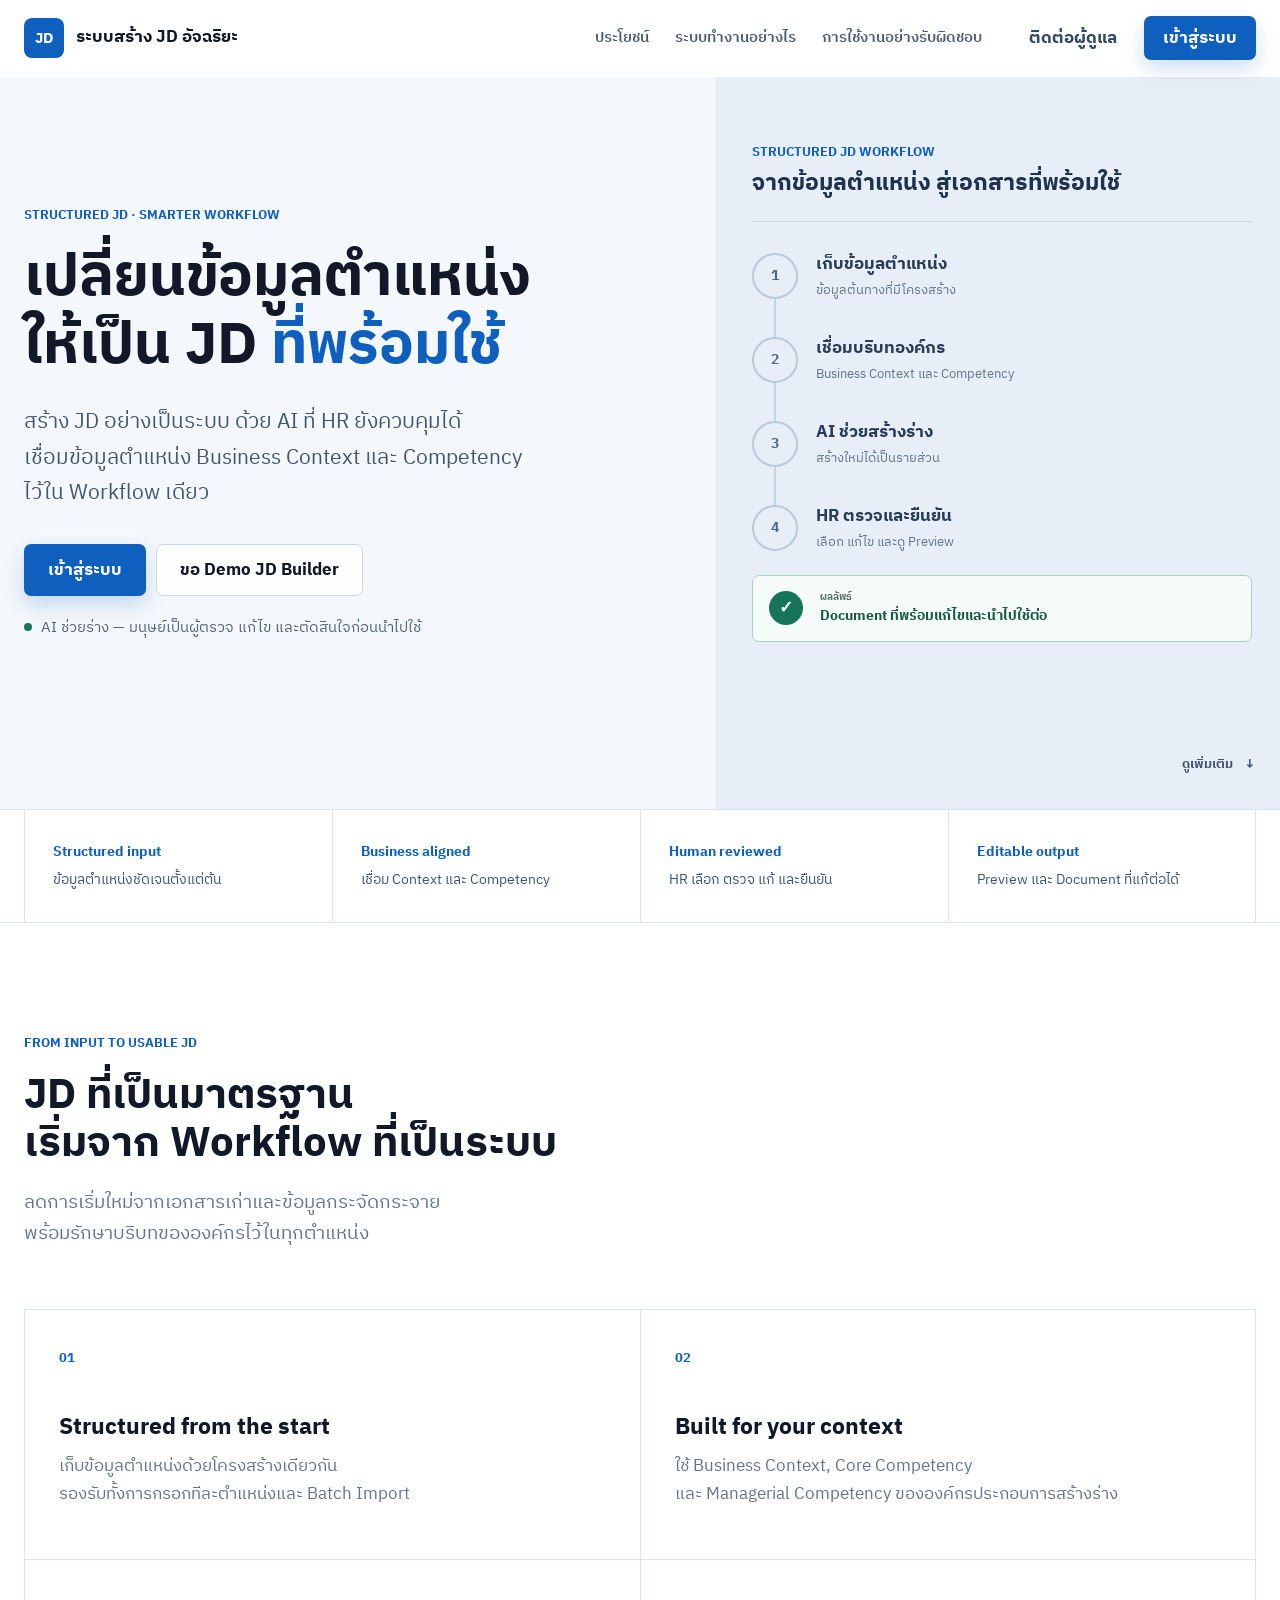
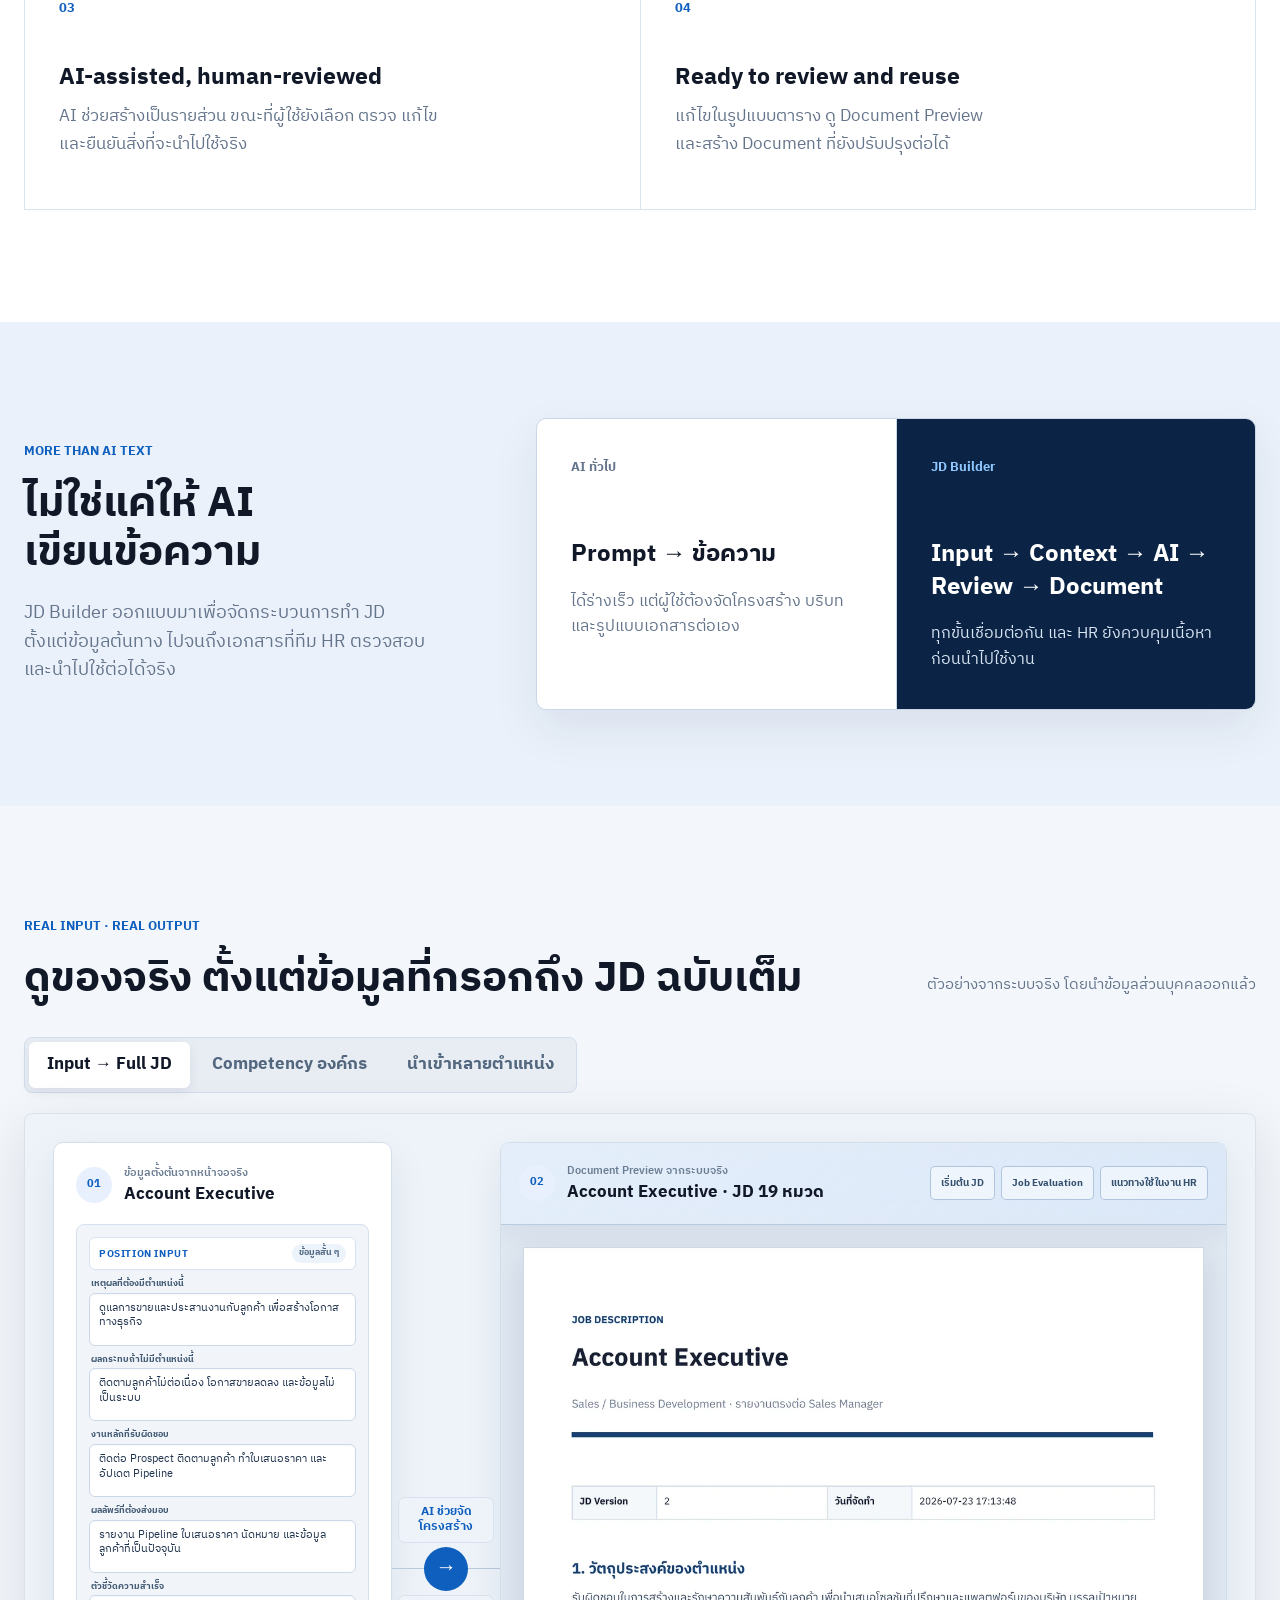
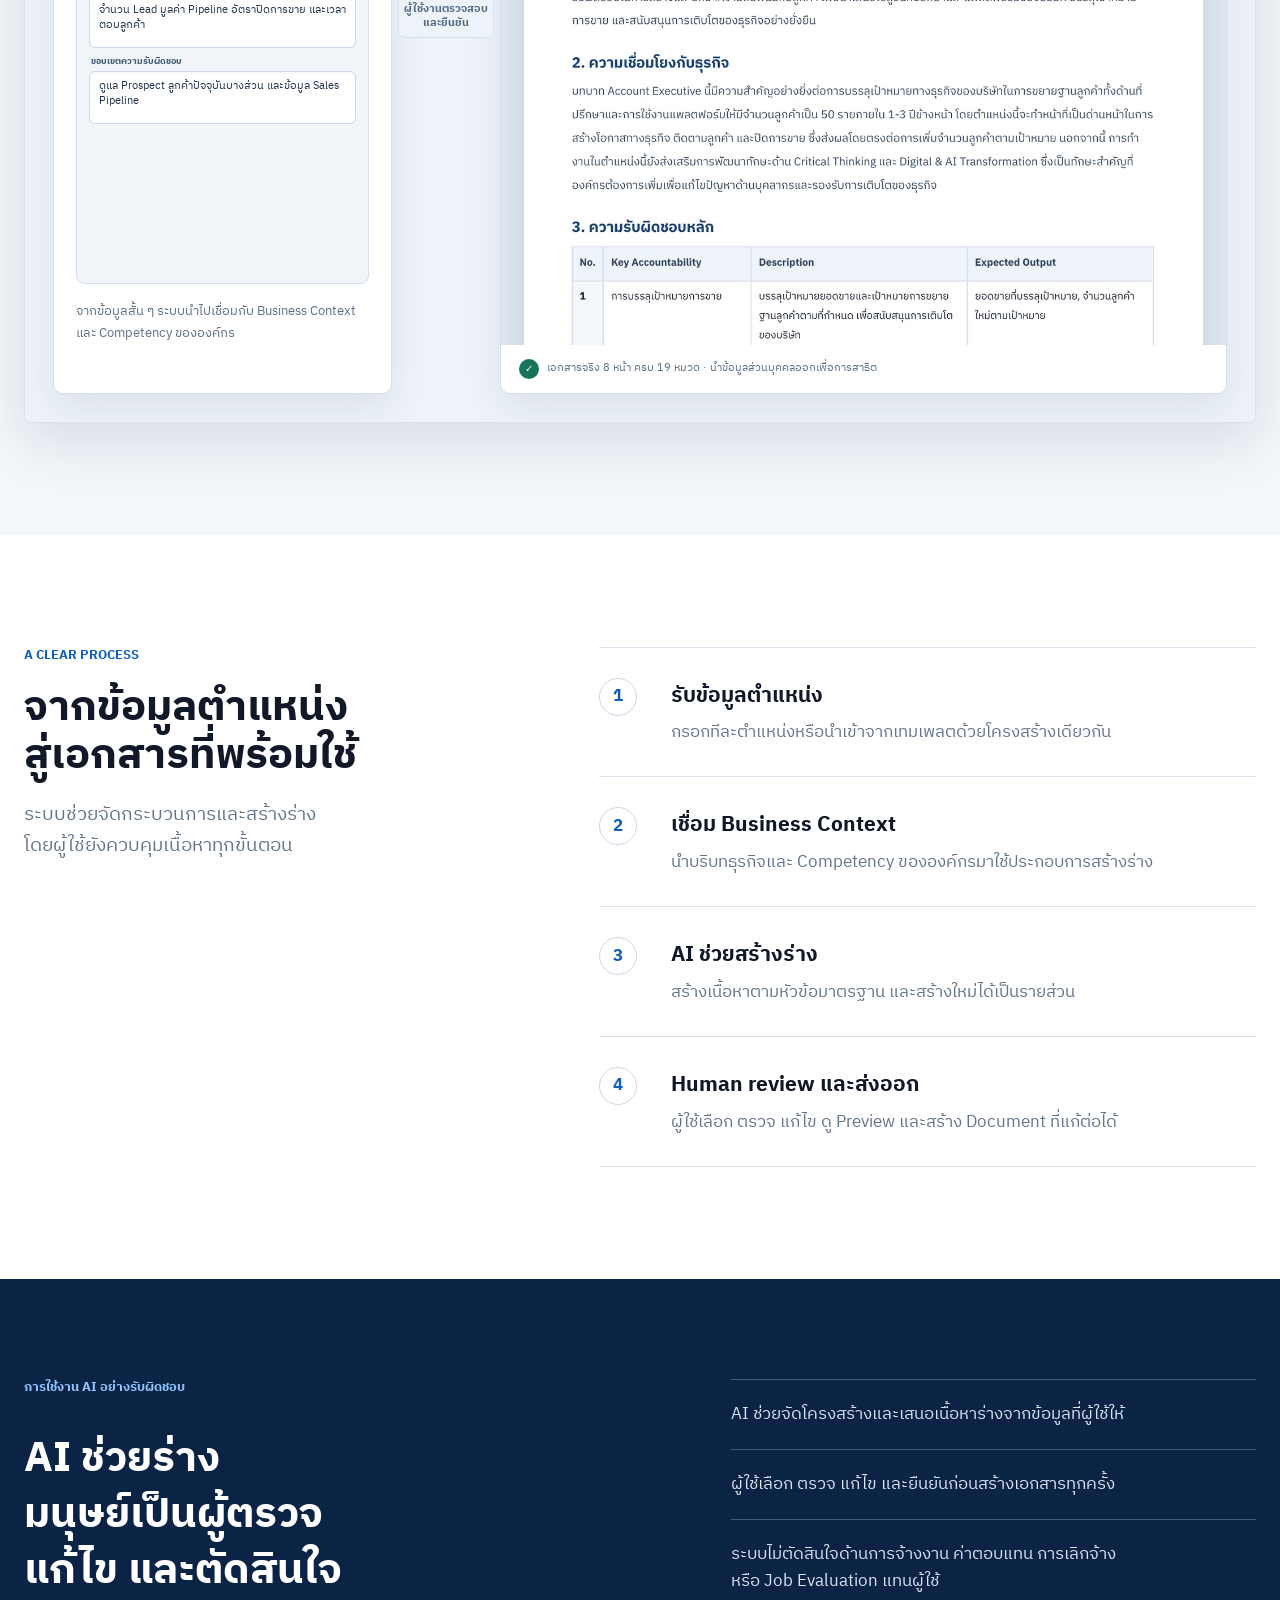
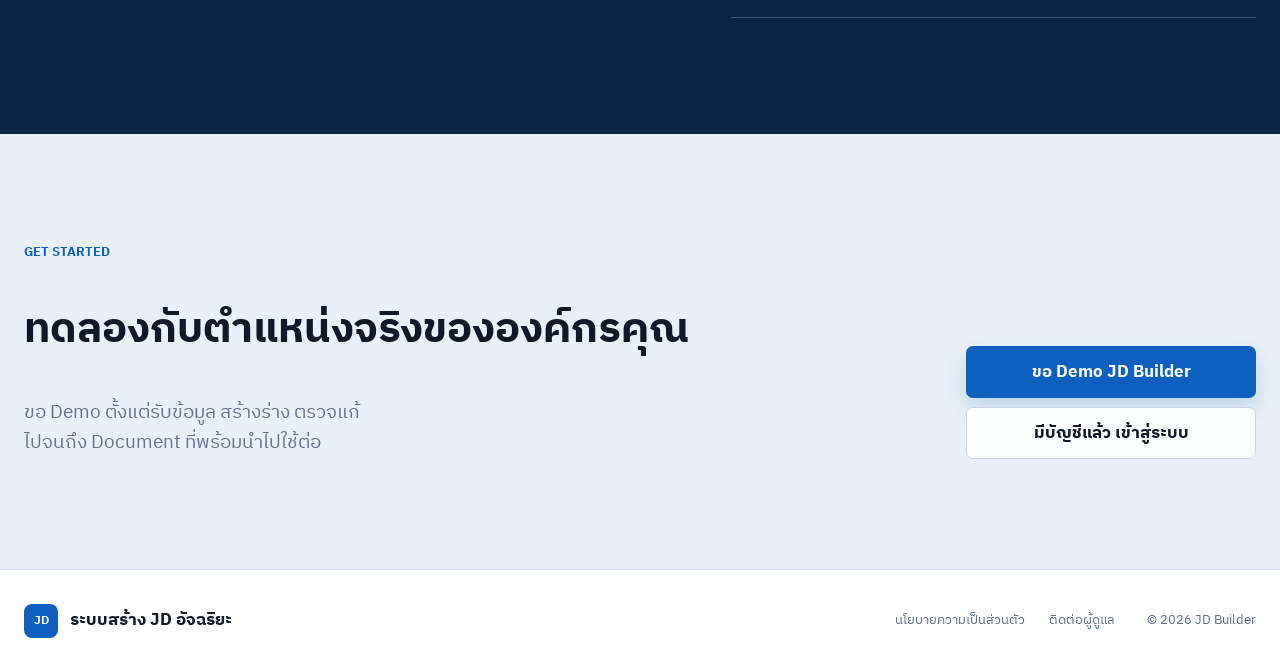
<file: index.html>
<!doctype html>
<html lang="th">
<head>
  <meta charset="utf-8">
  <meta name="viewport" content="width=device-width, initial-scale=1">
  <meta name="description" content="เปลี่ยนข้อมูลตำแหน่งให้เป็น JD 19 หมวด พร้อมข้อมูลประกอบ Job Evaluation และแนวทางนำไปใช้ต่อในงาน HR โดยมีมนุษย์ตรวจและยืนยันก่อนใช้งาน">
  <meta name="theme-color" content="#f7f8fb">
  <meta property="og:type" content="website">
  <meta property="og:title" content="JD Builder — จากข้อมูลตำแหน่ง สู่ JD 19 หมวด">
  <meta property="og:description" content="มากกว่าเอกสารบรรยายงาน — JD 19 หมวด พร้อมข้อมูลประกอบ Job Evaluation และแนวทางนำไปใช้ต่อในงาน HR">
  <meta property="og:url" content="https://dewtt48.github.io/smart-jd-builder/">
  <meta property="og:image" content="https://dewtt48.github.io/smart-jd-builder/assets/og-jd-builder.png">
  <meta property="og:image:alt" content="JD Builder — จากข้อมูลตำแหน่งสู่ JD 19 หมวด พร้อม Job Evaluation และแนวทางนำไปใช้ในงาน HR">
  <title>JD Builder — จากข้อมูลตำแหน่ง สู่ JD 19 หมวด</title>
  <link rel="icon" href="data:image/svg+xml,%3Csvg xmlns='http://www.w3.org/2000/svg' viewBox='0 0 64 64'%3E%3Crect width='64' height='64' rx='12' fill='%230f5fbf'/%3E%3Ctext x='32' y='40' text-anchor='middle' font-family='Arial,sans-serif' font-size='24' font-weight='700' fill='white'%3EJD%3C/text%3E%3C/svg%3E">
  <link rel="preload" href="assets/fonts/ibm-plex-sans-thai-thai-400-normal.woff2" as="font" type="font/woff2" crossorigin>
  <link rel="preload" href="assets/fonts/ibm-plex-sans-thai-latin-400-normal.woff2" as="font" type="font/woff2" crossorigin>
  <link rel="preload" href="assets/fonts/ibm-plex-sans-thai-thai-700-normal.woff2" as="font" type="font/woff2" crossorigin>
  <link rel="preload" href="assets/fonts/ibm-plex-sans-thai-latin-700-normal.woff2" as="font" type="font/woff2" crossorigin>
  <link rel="stylesheet" href="styles.css">
  <script src="site-config.js" defer></script>
  <script src="app.js" defer></script>
</head>
<body>
  <a class="skip-link" href="#main">ข้ามไปยังเนื้อหาหลัก</a>

  <header class="site-header" data-header>
    <div class="nav-shell">
      <a class="brand" href="#top" aria-label="ระบบสร้าง JD อัจฉริยะ หน้าแรก">
        <span class="brand-mark" aria-hidden="true">JD</span>
        <span class="brand-name">ระบบสร้าง JD อัจฉริยะ</span>
      </a>
      <nav class="desktop-nav" aria-label="เมนูหลัก">
        <a href="#benefits">ประโยชน์</a>
        <a href="#transformation">ระบบทำงานอย่างไร</a>
        <a href="#trust">การใช้งานอย่างรับผิดชอบ</a>
      </nav>
      <div class="nav-actions">
        <button class="button button-ghost nav-contact" type="button" data-open-contact>ติดต่อผู้ดูแล</button>
        <a class="button button-primary" data-login-link href="#">เข้าสู่ระบบ</a>
      </div>
      <button class="menu-button" type="button" aria-label="เปิดเมนู" aria-expanded="false" data-menu-button>
        <span></span><span></span><span></span>
      </button>
    </div>
    <div class="mobile-nav" data-mobile-nav>
      <a href="#benefits">ประโยชน์</a>
      <a href="#transformation">ระบบทำงานอย่างไร</a>
      <a href="#trust">การใช้งานอย่างรับผิดชอบ</a>
      <button type="button" data-open-contact>ติดต่อผู้ดูแล</button>
      <a data-login-link href="#">เข้าสู่ระบบ</a>
    </div>
  </header>

  <main id="main">
    <section class="hero" id="top" aria-labelledby="hero-title">
      <div class="hero-scene" aria-hidden="true">
        <div class="journey-flow">
          <div class="journey-heading">
            <span>STRUCTURED JD WORKFLOW</span>
            <strong>จากข้อมูลตำแหน่ง สู่เอกสารที่พร้อมใช้</strong>
          </div>
          <ol class="journey-list">
            <li class="journey-step journey-step-one">
              <span class="journey-number">1</span>
              <div><strong>เก็บข้อมูลตำแหน่ง</strong><small>ข้อมูลต้นทางที่มีโครงสร้าง</small></div>
            </li>
            <li class="journey-step journey-step-two">
              <span class="journey-number">2</span>
              <div><strong>เชื่อมบริบทองค์กร</strong><small>Business Context และ Competency</small></div>
            </li>
            <li class="journey-step journey-step-three">
              <span class="journey-number">3</span>
              <div><strong>AI ช่วยสร้างร่าง</strong><small>สร้างใหม่ได้เป็นรายส่วน</small></div>
            </li>
            <li class="journey-step journey-step-four">
              <span class="journey-number">4</span>
              <div><strong>HR ตรวจและยืนยัน</strong><small>เลือก แก้ไข และดู Preview</small></div>
            </li>
          </ol>
          <div class="journey-result">
            <span>✓</span>
            <div><small>ผลลัพธ์</small><strong>Document ที่พร้อมแก้ไขและนำไปใช้ต่อ</strong></div>
          </div>
        </div>
      </div>
      <div class="hero-inner">
        <p class="eyebrow">STRUCTURED JD · SMARTER WORKFLOW</p>
        <h1 id="hero-title">
          <span class="title-line">เปลี่ยนข้อมูลตำแหน่ง</span>
          <span class="title-line">ให้เป็น JD <span class="title-emphasis">ที่พร้อมใช้</span></span>
        </h1>
        <p class="hero-copy copy-lines">
          <span>สร้าง JD อย่างเป็นระบบ ด้วย AI ที่ HR ยังควบคุมได้</span>
          <span>เชื่อมข้อมูลตำแหน่ง Business Context และ Competency</span>
          <span>ไว้ใน Workflow เดียว</span>
        </p>
        <div class="hero-actions">
          <a class="button button-primary button-large" data-login-link href="#">เข้าสู่ระบบ</a>
          <button class="button button-secondary button-large" type="button" data-open-contact>ขอ Demo JD Builder</button>
        </div>
        <p class="access-note"><span aria-hidden="true"></span> AI ช่วยร่าง — มนุษย์เป็นผู้ตรวจ แก้ไข และตัดสินใจก่อนนำไปใช้</p>
      </div>
      <a class="hero-next" href="#benefits" aria-label="ดูประโยชน์ของระบบ">ดูเพิ่มเติม <span aria-hidden="true">↓</span></a>
    </section>

    <section class="proof-strip" aria-label="จุดเด่นของ JD Builder">
      <div class="section-shell proof-grid">
        <div><strong>Structured input</strong><span>ข้อมูลตำแหน่งชัดเจนตั้งแต่ต้น</span></div>
        <div><strong>Business aligned</strong><span>เชื่อม Context และ Competency</span></div>
        <div><strong>Human reviewed</strong><span>HR เลือก ตรวจ แก้ และยืนยัน</span></div>
        <div><strong>Editable output</strong><span>Preview และ Document ที่แก้ต่อได้</span></div>
      </div>
    </section>

    <section class="section benefit-section" id="benefits" aria-labelledby="benefits-title">
      <div class="section-shell">
        <div class="section-intro reveal">
          <p class="eyebrow">FROM INPUT TO USABLE JD</p>
          <h2 id="benefits-title" class="heading-lines">
            <span>JD ที่เป็นมาตรฐาน</span>
            <span>เริ่มจาก Workflow ที่เป็นระบบ</span>
          </h2>
          <p class="copy-lines">
            <span>ลดการเริ่มใหม่จากเอกสารเก่าและข้อมูลกระจัดกระจาย</span>
            <span>พร้อมรักษาบริบทขององค์กรไว้ในทุกตำแหน่ง</span>
          </p>
        </div>
        <div class="benefit-grid">
          <article class="benefit-item reveal">
            <span class="benefit-number">01</span>
            <h3>Structured from the start</h3>
            <p class="copy-lines">
              <span>เก็บข้อมูลตำแหน่งด้วยโครงสร้างเดียวกัน</span>
              <span>รองรับทั้งการกรอกทีละตำแหน่งและ Batch Import</span>
            </p>
          </article>
          <article class="benefit-item reveal">
            <span class="benefit-number">02</span>
            <h3>Built for your context</h3>
            <p class="copy-lines">
              <span>ใช้ Business Context, Core Competency</span>
              <span>และ Managerial Competency ขององค์กรประกอบการสร้างร่าง</span>
            </p>
          </article>
          <article class="benefit-item reveal">
            <span class="benefit-number">03</span>
            <h3>AI-assisted, human-reviewed</h3>
            <p class="copy-lines">
              <span>AI ช่วยสร้างเป็นรายส่วน ขณะที่ผู้ใช้ยังเลือก ตรวจ แก้ไข</span>
              <span>และยืนยันสิ่งที่จะนำไปใช้จริง</span>
            </p>
          </article>
          <article class="benefit-item reveal">
            <span class="benefit-number">04</span>
            <h3>Ready to review and reuse</h3>
            <p class="copy-lines">
              <span>แก้ไขในรูปแบบตาราง ดู Document Preview</span>
              <span>และสร้าง Document ที่ยังปรับปรุงต่อได้</span>
            </p>
          </article>
        </div>
      </div>
    </section>

    <section class="section difference-section" aria-labelledby="difference-title">
      <div class="section-shell difference-layout reveal">
        <div class="difference-copy">
          <p class="eyebrow">MORE THAN AI TEXT</p>
          <h2 id="difference-title">ไม่ใช่แค่ให้ AI เขียนข้อความ</h2>
          <p class="copy-lines">
            <span>JD Builder ออกแบบมาเพื่อจัดกระบวนการทำ JD</span>
            <span>ตั้งแต่ข้อมูลต้นทาง ไปจนถึงเอกสารที่ทีม HR ตรวจสอบ</span>
            <span>และนำไปใช้ต่อได้จริง</span>
          </p>
        </div>
        <div class="difference-compare">
          <div class="compare-item compare-muted">
            <span>AI ทั่วไป</span>
            <strong>Prompt → ข้อความ</strong>
            <p>ได้ร่างเร็ว แต่ผู้ใช้ต้องจัดโครงสร้าง บริบท และรูปแบบเอกสารต่อเอง</p>
          </div>
          <div class="compare-item compare-highlight">
            <span>JD Builder</span>
            <strong>Input → Context → AI → Review → Document</strong>
            <p>ทุกขั้นเชื่อมต่อกัน และ HR ยังควบคุมเนื้อหาก่อนนำไปใช้งาน</p>
          </div>
        </div>
      </div>
    </section>

    <section class="section product-section" id="transformation" aria-labelledby="product-title">
      <div class="section-shell">
        <div class="product-heading reveal">
          <div>
            <p class="eyebrow">REAL INPUT · REAL OUTPUT</p>
            <h2 id="product-title">ดูของจริง ตั้งแต่ข้อมูลที่กรอกถึง JD ฉบับเต็ม</h2>
          </div>
          <p>ตัวอย่างจากระบบจริง โดยนำข้อมูลส่วนบุคคลออกแล้ว</p>
        </div>

        <div class="product-tabs reveal" role="tablist" aria-label="ตัวอย่างหน้าจอระบบ">
          <button id="tab-workspace" role="tab" aria-selected="true" aria-controls="panel-workspace" data-tab="workspace">Input → Full JD</button>
          <button id="tab-context" role="tab" aria-selected="false" aria-controls="panel-context" data-tab="context" tabindex="-1">Competency องค์กร</button>
          <button id="tab-batch" role="tab" aria-selected="false" aria-controls="panel-batch" data-tab="batch" tabindex="-1">นำเข้าหลายตำแหน่ง</button>
        </div>

        <div class="product-stage reveal">
          <div id="panel-workspace" class="product-panel product-panel-real is-active" role="tabpanel" aria-labelledby="tab-workspace" data-panel="workspace">
            <div class="real-comparison">
              <figure class="real-input">
                <figcaption>
                  <span class="real-step">01</span>
                  <div>
                    <small>ข้อมูลตั้งต้นจากหน้าจอจริง</small>
                    <strong>Account Executive</strong>
                  </div>
                </figcaption>
                <div class="real-input-frame" aria-label="ตัวอย่างข้อมูลสั้น ๆ ที่ใช้กรอกตำแหน่ง Account Executive">
                  <div class="input-mockup-label">
                    <span>POSITION INPUT</span>
                    <em>ข้อมูลสั้น ๆ</em>
                  </div>
                  <div class="input-mockup-field">
                    <small>เหตุผลที่ต้องมีตำแหน่งนี้</small>
                    <div class="input-mockup-textarea">ดูแลการขายและประสานงานกับลูกค้า เพื่อสร้างโอกาสทางธุรกิจ</div>
                  </div>
                  <div class="input-mockup-field">
                    <small>ผลกระทบถ้าไม่มีตำแหน่งนี้</small>
                    <div class="input-mockup-textarea">ติดตามลูกค้าไม่ต่อเนื่อง โอกาสขายลดลง และข้อมูลไม่เป็นระบบ</div>
                  </div>
                  <div class="input-mockup-field">
                    <small>งานหลักที่รับผิดชอบ</small>
                    <div class="input-mockup-textarea">ติดต่อ Prospect ติดตามลูกค้า ทำใบเสนอราคา และอัปเดต Pipeline</div>
                  </div>
                  <div class="input-mockup-field">
                    <small>ผลลัพธ์ที่ต้องส่งมอบ</small>
                    <div class="input-mockup-textarea">รายงาน Pipeline ใบเสนอราคา นัดหมาย และข้อมูลลูกค้าที่เป็นปัจจุบัน</div>
                  </div>
                  <div class="input-mockup-field">
                    <small>ตัวชี้วัดความสำเร็จ</small>
                    <div class="input-mockup-textarea">จำนวน Lead มูลค่า Pipeline อัตราปิดการขาย และเวลาตอบลูกค้า</div>
                  </div>
                  <div class="input-mockup-field">
                    <small>ขอบเขตความรับผิดชอบ</small>
                    <div class="input-mockup-textarea">ดูแล Prospect ลูกค้าปัจจุบันบางส่วน และข้อมูล Sales Pipeline</div>
                  </div>
                </div>
                <p>จากข้อมูลสั้น ๆ ระบบนำไปเชื่อมกับ Business Context และ Competency ขององค์กร</p>
              </figure>

              <div class="real-flow" aria-hidden="true">
                <span>AI ช่วยจัด<br>โครงสร้าง</span>
                <b>→</b>
                <small>ผู้ใช้งานตรวจสอบ<br>และยืนยัน</small>
              </div>

              <section class="real-document" aria-labelledby="real-document-title">
                <header class="document-toolbar">
                  <div>
                    <span class="real-step">02</span>
                    <div>
                      <small>Document Preview จากระบบจริง</small>
                      <strong id="real-document-title">Account Executive · JD 19 หมวด</strong>
                    </div>
                  </div>
                  <nav class="document-jumps" aria-label="ทางลัดในตัวอย่างเอกสาร">
                    <button type="button" data-doc-target="jd-start">เริ่มต้น JD</button>
                    <button type="button" data-doc-target="jd-evaluation">Job Evaluation</button>
                    <button type="button" data-doc-target="jd-hr-guide">แนวทางใช้ในงาน HR</button>
                  </nav>
                </header>
                <div class="document-scroll" data-document-scroll tabindex="0" aria-label="ตัวอย่าง JD Account Executive ฉบับเต็ม 8 หน้า เลื่อนเพื่ออ่าน">
                  <img id="jd-start" src="assets/demo-jd/page-01.webp" width="1200" height="1695" alt="หน้า 1 ของ JD Account Executive: วัตถุประสงค์ ความเชื่อมโยงกับธุรกิจ และความรับผิดชอบหลัก">
                  <img src="assets/demo-jd/page-02.webp" width="1200" height="1695" loading="lazy" alt="หน้า 2 ของ JD Account Executive: หน้าที่หลัก">
                  <img src="assets/demo-jd/page-03.webp" width="1200" height="1695" loading="lazy" alt="หน้า 3 ของ JD Account Executive: ผลงาน KPI ขอบเขต และอำนาจการตัดสินใจ">
                  <img src="assets/demo-jd/page-04.webp" width="1200" height="1695" loading="lazy" alt="หน้า 4 ของ JD Account Executive: ความสัมพันธ์ในการทำงาน คุณสมบัติ และ Competency">
                  <img src="assets/demo-jd/page-05.webp" width="1200" height="1695" loading="lazy" alt="หน้า 5 ของ JD Account Executive: Competency และบริบทการทำงาน">
                  <img id="jd-evaluation" src="assets/demo-jd/page-06.webp" width="1200" height="1695" loading="lazy" alt="หน้า 6 ของ JD Account Executive: ข้อมูลประกอบ Job Evaluation">
                  <img id="jd-hr-guide" src="assets/demo-jd/page-07.webp" width="1200" height="1695" loading="lazy" alt="หน้า 7 ของ JD Account Executive: Checklist และแนวทางนำไปใช้ในงาน HR">
                  <img src="assets/demo-jd/page-08.webp" width="1200" height="1695" loading="lazy" alt="หน้า 8 ของ JD Account Executive: แนวทางใช้ในงาน HR ข้อจำกัด และหมายเหตุการตรวจทานที่ลบข้อมูลส่วนบุคคลแล้ว">
                </div>
                <footer class="document-note">
                  <span aria-hidden="true">✓</span>
                  เอกสารจริง 8 หน้า ครบ 19 หมวด · นำข้อมูลส่วนบุคคลออกเพื่อการสาธิต
                </footer>
              </section>
            </div>
          </div>
          <div id="panel-context" class="product-panel" role="tabpanel" aria-labelledby="tab-context" data-panel="context" hidden>
            <div class="product-copy">
              <p class="product-kicker">ORGANIZATION COMPETENCY</p>
              <h3>กำหนดพฤติกรรมร่วมที่ต้องการจากทุกตำแหน่ง</h3>
              <p>เพิ่มเองหรือให้ AI ช่วยเสนอ Core Competency 1–6 ข้อ แล้วเลือกเฉพาะรายการที่จะใช้จริง</p>
            </div>
            <figure class="product-visual">
              <div class="ui-shot ui-competency" role="img" aria-label="ตัวอย่างหน้าจอจัดการ Core Competency ขององค์กร">
                <div class="ui-window-bar"><span></span><span></span><span></span><strong>Core Competency</strong></div>
                <div class="ui-competency-head">
                  <strong>CORE COMPETENCY ขององค์กร</strong>
                  <em>เลือกใช้ 3 ข้อ</em>
                </div>
                <div class="ui-competency-row">
                  <b>1</b>
                  <div><small>ชื่อ Competency</small><strong>การคิดเชิงวิพากษ์</strong></div>
                  <div><small>คำจำกัดความ</small><span>วิเคราะห์ข้อมูลอย่างเป็นกลางและพัฒนาแนวทางแก้ไข</span></div>
                  <div><small>พฤติกรรมที่คาดหวัง</small><span>ตั้งคำถามเชิงลึกและประเมินมุมมองที่หลากหลาย</span></div>
                </div>
                <div class="ui-competency-row">
                  <b>2</b>
                  <div><small>ชื่อ Competency</small><strong>การปรับตัวและเรียนรู้ต่อเนื่อง</strong></div>
                  <div><small>คำจำกัดความ</small><span>เปิดรับการเปลี่ยนแปลงและเรียนรู้สิ่งใหม่</span></div>
                  <div><small>พฤติกรรมที่คาดหวัง</small><span>นำวิธีการใหม่มาประยุกต์ใช้และเรียนรู้จากข้อผิดพลาด</span></div>
                </div>
                <div class="ui-competency-actions"><span class="ui-button">＋ เพิ่มรายการ</span><span class="ui-button">สร้างใหม่ด้วย AI</span><span class="ui-button">ยืนยันรายการที่เลือก</span></div>
              </div>
            </figure>
          </div>
          <div id="panel-batch" class="product-panel" role="tabpanel" aria-labelledby="tab-batch" data-panel="batch" hidden>
            <div class="product-copy">
              <p class="product-kicker">BATCH IMPORT</p>
              <h3>นำเข้าหลายตำแหน่งในจุดเดียว</h3>
              <p>ดาวน์โหลดเทมเพลต อัปโหลด XLSX, CSV หรือ TSV แล้วเลือกตำแหน่งที่จะเปิดใน Workspace</p>
            </div>
            <figure class="product-visual">
              <div class="ui-shot ui-batch" role="img" aria-label="ตัวอย่างหน้าจอนำเข้าหลายตำแหน่ง">
                <div class="ui-window-bar"><span></span><span></span><span></span><strong>นำเข้าหลายตำแหน่ง</strong></div>
                <div class="ui-batch-title"><div><small>BATCH IMPORT</small><h4>อัปโหลดข้อมูลหลายตำแหน่ง</h4><p>เลือกไฟล์ที่กรอกจากเทมเพลต แล้วนำข้อมูลเข้าสู่ระบบ</p></div><span class="ui-button">ดาวน์โหลดเทมเพลต</span></div>
                <div class="ui-upload-actions"><span class="ui-button">เลือกไฟล์</span><span>Position_Template.xlsx</span><span class="ui-button">อัปโหลดไฟล์</span></div>
                <div class="ui-batch-table">
                  <div class="ui-batch-head"><span>ตำแหน่ง</span><span>หน่วยงาน</span><span>สถานะ</span><span></span></div>
                  <div><strong>Marketing Coordinator</strong><span>Marketing</span><em>รอดำเนินการ</em><span class="ui-button">เลือก</span></div>
                  <div><strong>IT Support Specialist</strong><span>Information Technology</span><em>นำเข้าแล้ว</em><span class="ui-button">เปิด Workspace</span></div>
                  <div><strong>Finance Officer</strong><span>Finance &amp; Accounting</span><em>รอดำเนินการ</em><span class="ui-button">เลือก</span></div>
                </div>
              </div>
            </figure>
          </div>
        </div>
      </div>
    </section>

    <section class="section process-section" aria-labelledby="process-title">
      <div class="section-shell process-layout">
        <div class="process-copy reveal">
          <p class="eyebrow">A CLEAR PROCESS</p>
          <h2 id="process-title" class="heading-lines">
            <span>จากข้อมูลตำแหน่ง</span>
            <span>สู่เอกสารที่พร้อมใช้</span>
          </h2>
          <p class="copy-lines">
            <span>ระบบช่วยจัดกระบวนการและสร้างร่าง</span>
            <span>โดยผู้ใช้ยังควบคุมเนื้อหาทุกขั้นตอน</span>
          </p>
        </div>
        <ol class="process-list">
          <li class="reveal"><span>1</span><div><h3>รับข้อมูลตำแหน่ง</h3><p>กรอกทีละตำแหน่งหรือนำเข้าจากเทมเพลตด้วยโครงสร้างเดียวกัน</p></div></li>
          <li class="reveal"><span>2</span><div><h3>เชื่อม Business Context</h3><p>นำบริบทธุรกิจและ Competency ขององค์กรมาใช้ประกอบการสร้างร่าง</p></div></li>
          <li class="reveal"><span>3</span><div><h3>AI ช่วยสร้างร่าง</h3><p>สร้างเนื้อหาตามหัวข้อมาตรฐาน และสร้างใหม่ได้เป็นรายส่วน</p></div></li>
          <li class="reveal"><span>4</span><div><h3>Human review และส่งออก</h3><p>ผู้ใช้เลือก ตรวจ แก้ไข ดู Preview และสร้าง Document ที่แก้ต่อได้</p></div></li>
        </ol>
      </div>
    </section>

    <section class="trust-section" id="trust" aria-labelledby="trust-title">
      <div class="section-shell trust-layout">
        <div class="trust-copy reveal">
          <p class="eyebrow">การใช้งาน AI อย่างรับผิดชอบ</p>
          <h2 id="trust-title">
            <span class="trust-title-line">AI ช่วยร่าง</span>
            <span class="trust-title-line">มนุษย์เป็นผู้ตรวจ</span>
            <span class="trust-title-line">แก้ไข และตัดสินใจ</span>
          </h2>
        </div>
        <div class="trust-points reveal">
          <p>AI ช่วยจัดโครงสร้างและเสนอเนื้อหาร่างจากข้อมูลที่ผู้ใช้ให้</p>
          <p>ผู้ใช้เลือก ตรวจ แก้ไข และยืนยันก่อนสร้างเอกสารทุกครั้ง</p>
          <p class="copy-lines">
            <span>ระบบไม่ตัดสินใจด้านการจ้างงาน ค่าตอบแทน การเลิกจ้าง</span>
            <span>หรือ Job Evaluation แทนผู้ใช้</span>
          </p>
        </div>
      </div>
    </section>

    <section class="contact-section" aria-labelledby="contact-title">
      <div class="section-shell contact-layout reveal">
        <div>
          <p class="eyebrow">GET STARTED</p>
          <h2 id="contact-title">ทดลองกับตำแหน่งจริงขององค์กรคุณ</h2>
          <p class="copy-lines">
            <span>ขอ Demo ตั้งแต่รับข้อมูล สร้างร่าง ตรวจแก้</span>
            <span>ไปจนถึง Document ที่พร้อมนำไปใช้ต่อ</span>
          </p>
        </div>
        <div class="contact-actions">
          <button class="button button-primary button-large" type="button" data-open-contact>ขอ Demo JD Builder</button>
          <a class="button button-secondary button-large" data-login-link href="#">มีบัญชีแล้ว เข้าสู่ระบบ</a>
        </div>
      </div>
    </section>
  </main>

  <footer class="site-footer">
    <div class="section-shell footer-layout">
      <div class="brand footer-brand">
        <span class="brand-mark" aria-hidden="true">JD</span>
        <span class="brand-name">ระบบสร้าง JD อัจฉริยะ</span>
      </div>
      <div class="footer-links">
        <a href="privacy.html">นโยบายความเป็นส่วนตัว</a>
        <button type="button" data-open-contact>ติดต่อผู้ดูแล</button>
      </div>
      <p>© <span data-current-year></span> JD Builder</p>
    </div>
  </footer>

  <dialog class="contact-dialog" data-contact-dialog aria-labelledby="dialog-title">
    <div class="dialog-header">
      <div>
        <p class="eyebrow">CONTACT</p>
        <h2 id="dialog-title">ติดต่อผู้ดูแลระบบ</h2>
        <p>กรอกรายละเอียดเพื่อให้เราติดต่อกลับได้ตรงเรื่อง</p>
      </div>
      <button class="dialog-close" type="button" aria-label="ปิดแบบฟอร์ม" data-close-contact>×</button>
    </div>
    <form class="lead-form" data-lead-form novalidate>
      <input class="honeypot" type="text" name="company_website" tabindex="-1" autocomplete="off" aria-hidden="true">
      <div class="field field-full">
        <label for="inquiry">เรื่องที่ต้องการติดต่อ <span>*</span></label>
        <select id="inquiry" name="inquiry_type" required>
          <option value="">เลือกหัวข้อ</option>
          <option value="trial">ขอทดลองใช้ / ขอเปิดบัญชี</option>
          <option value="pricing">สอบถามราคาและเครดิต</option>
          <option value="corporate">สอบถามสำหรับองค์กร</option>
          <option value="support">แจ้งปัญหาการใช้งาน</option>
          <option value="partnership">ความร่วมมือ / อื่น ๆ</option>
        </select>
      </div>
      <div class="field">
        <label for="name">ชื่อผู้ติดต่อ <span>*</span></label>
        <input id="name" name="name" type="text" autocomplete="name" required>
      </div>
      <div class="field">
        <label for="company">บริษัท / องค์กร <span>*</span></label>
        <input id="company" name="company" type="text" autocomplete="organization" required>
      </div>
      <div class="field">
        <label for="email">อีเมลสำหรับติดต่อกลับ <span>*</span></label>
        <input id="email" name="email" type="email" autocomplete="email" inputmode="email" required>
      </div>
      <div class="field">
        <label for="phone">เบอร์โทรศัพท์</label>
        <input id="phone" name="phone" type="tel" autocomplete="tel" inputmode="tel">
      </div>
      <div class="field">
        <label for="role">ตำแหน่ง / บทบาท</label>
        <input id="role" name="role" type="text" autocomplete="organization-title">
      </div>
      <div class="field">
        <label for="size">จำนวนพนักงานโดยประมาณ</label>
        <select id="size" name="organization_size">
          <option value="">เลือกช่วง</option>
          <option value="1-20">1–20 คน</option>
          <option value="21-50">21–50 คน</option>
          <option value="51-200">51–200 คน</option>
          <option value="201-500">201–500 คน</option>
          <option value="501+">มากกว่า 500 คน</option>
        </select>
      </div>
      <div class="field field-full">
        <label for="message">รายละเอียดเพิ่มเติม <span>*</span></label>
        <textarea id="message" name="message" rows="4" required></textarea>
      </div>
      <label class="consent field-full">
        <input type="checkbox" name="consent" value="accepted" required>
        <span>ฉันยินยอมให้เก็บและใช้ข้อมูลนี้เพื่อติดต่อกลับเกี่ยวกับบริการ <a href="privacy.html" target="_blank" rel="noopener">อ่านนโยบายความเป็นส่วนตัว</a></span>
      </label>
      <input type="hidden" name="source" value="smart-jd-builder-landing">
      <input type="hidden" name="request_id" value="">
      <input type="hidden" name="page_url" value="">
      <input type="hidden" name="user_agent" value="">
      <div class="form-footer field-full">
        <p class="form-status" role="status" aria-live="polite" data-form-status></p>
        <button class="button button-primary button-large" type="submit" data-submit-lead>ส่งข้อมูล</button>
      </div>
    </form>
  </dialog>
</body>
</html>
</file>
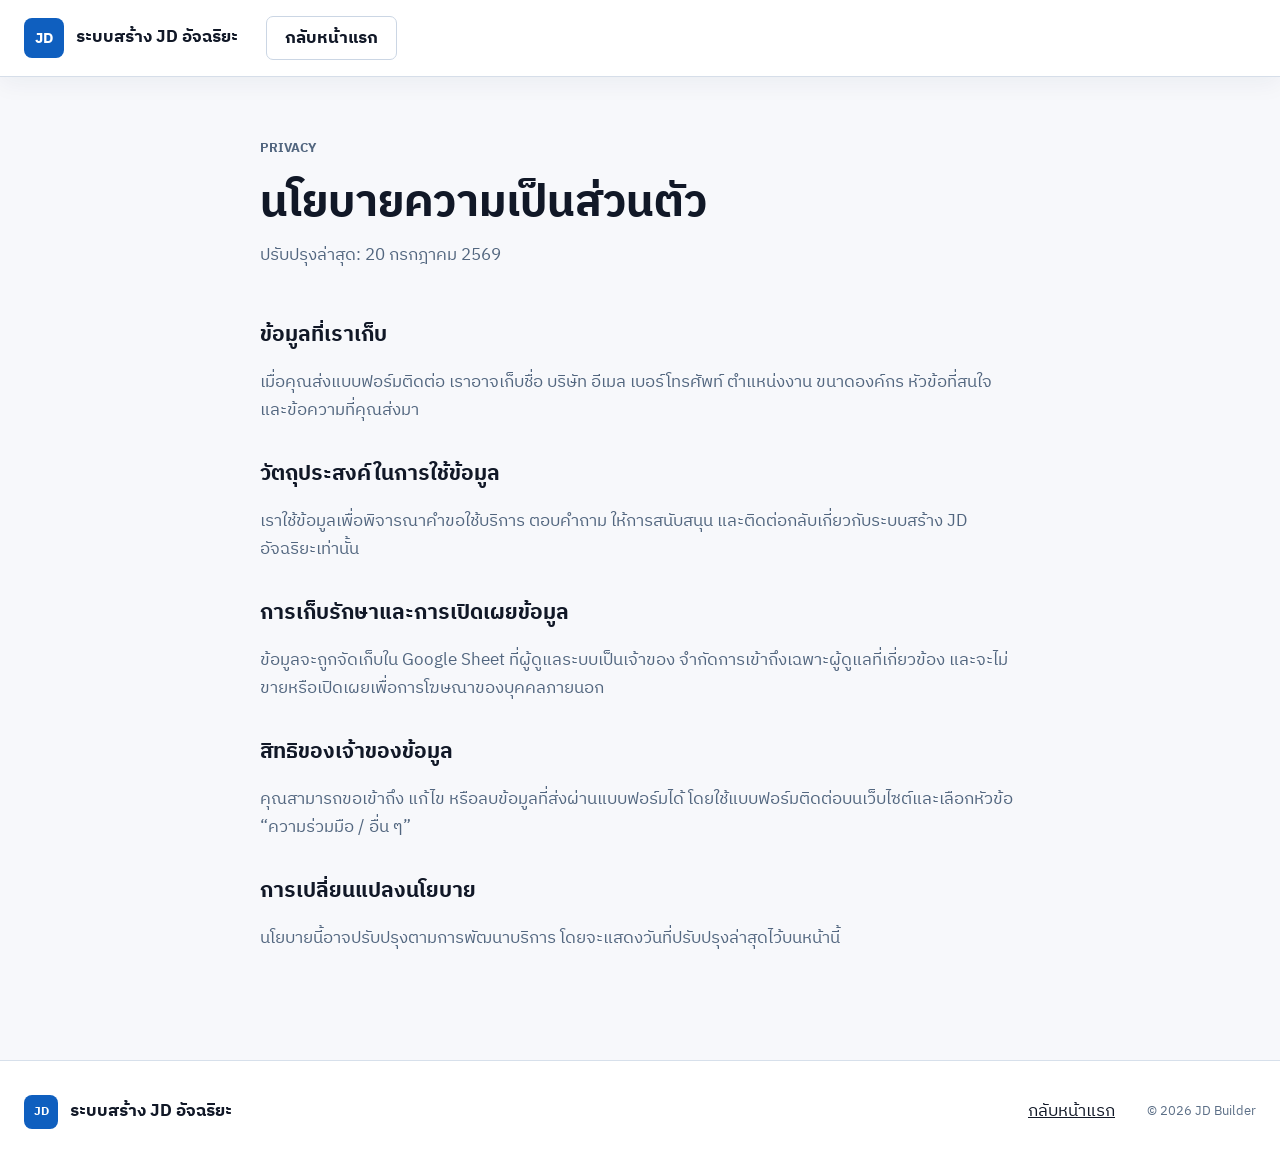
<file: privacy.html>
<!doctype html>
<html lang="th">
<head>
  <meta charset="utf-8">
  <meta name="viewport" content="width=device-width, initial-scale=1">
  <meta name="theme-color" content="#f7f8fb">
  <title>นโยบายความเป็นส่วนตัว | ระบบสร้าง JD อัจฉริยะ</title>
  <link rel="icon" href="data:image/svg+xml,%3Csvg xmlns='http://www.w3.org/2000/svg' viewBox='0 0 64 64'%3E%3Crect width='64' height='64' rx='12' fill='%230f5fbf'/%3E%3Ctext x='32' y='40' text-anchor='middle' font-family='Arial,sans-serif' font-size='24' font-weight='700' fill='white'%3EJD%3C/text%3E%3C/svg%3E">
  <link rel="stylesheet" href="styles.css">
</head>
<body>
  <header class="site-header is-scrolled">
    <div class="nav-shell">
      <a class="brand" href="index.html">
        <span class="brand-mark" aria-hidden="true">JD</span>
        <span class="brand-name">ระบบสร้าง JD อัจฉริยะ</span>
      </a>
      <div class="nav-actions">
        <a class="button button-secondary" href="index.html">กลับหน้าแรก</a>
      </div>
    </div>
  </header>
  <main class="legal-page">
    <article class="legal-content">
      <p class="eyebrow">PRIVACY</p>
      <h1>นโยบายความเป็นส่วนตัว</h1>
      <p class="legal-updated">ปรับปรุงล่าสุด: 20 กรกฎาคม 2569</p>

      <h2>ข้อมูลที่เราเก็บ</h2>
      <p>เมื่อคุณส่งแบบฟอร์มติดต่อ เราอาจเก็บชื่อ บริษัท อีเมล เบอร์โทรศัพท์ ตำแหน่งงาน ขนาดองค์กร หัวข้อที่สนใจ และข้อความที่คุณส่งมา</p>

      <h2>วัตถุประสงค์ในการใช้ข้อมูล</h2>
      <p>เราใช้ข้อมูลเพื่อพิจารณาคำขอใช้บริการ ตอบคำถาม ให้การสนับสนุน และติดต่อกลับเกี่ยวกับระบบสร้าง JD อัจฉริยะเท่านั้น</p>

      <h2>การเก็บรักษาและการเปิดเผยข้อมูล</h2>
      <p>ข้อมูลจะถูกจัดเก็บใน Google Sheet ที่ผู้ดูแลระบบเป็นเจ้าของ จำกัดการเข้าถึงเฉพาะผู้ดูแลที่เกี่ยวข้อง และจะไม่ขายหรือเปิดเผยเพื่อการโฆษณาของบุคคลภายนอก</p>

      <h2>สิทธิของเจ้าของข้อมูล</h2>
      <p>คุณสามารถขอเข้าถึง แก้ไข หรือลบข้อมูลที่ส่งผ่านแบบฟอร์มได้ โดยใช้แบบฟอร์มติดต่อบนเว็บไซต์และเลือกหัวข้อ “ความร่วมมือ / อื่น ๆ”</p>

      <h2>การเปลี่ยนแปลงนโยบาย</h2>
      <p>นโยบายนี้อาจปรับปรุงตามการพัฒนาบริการ โดยจะแสดงวันที่ปรับปรุงล่าสุดไว้บนหน้านี้</p>
    </article>
  </main>
  <footer class="site-footer">
    <div class="section-shell footer-layout">
      <div class="brand footer-brand"><span class="brand-mark" aria-hidden="true">JD</span><span class="brand-name">ระบบสร้าง JD อัจฉริยะ</span></div>
      <a href="index.html">กลับหน้าแรก</a>
      <p>© 2026 JD Builder</p>
    </div>
  </footer>
</body>
</html>
</file>
<file: styles.css>
@font-face {
  font-family: "IBM Plex Sans Thai";
  font-style: normal;
  font-display: swap;
  font-weight: 400;
  src: url("assets/fonts/ibm-plex-sans-thai-thai-400-normal.woff2") format("woff2");
  unicode-range: U+02D7, U+0303, U+0331, U+0E01-0E5B, U+200C-200D, U+25CC;
}

@font-face {
  font-family: "IBM Plex Sans Thai";
  font-style: normal;
  font-display: swap;
  font-weight: 400;
  src: url("assets/fonts/ibm-plex-sans-thai-latin-400-normal.woff2") format("woff2");
  unicode-range: U+0000-00FF, U+0131, U+0152-0153, U+02BB-02BC, U+02C6, U+02DA, U+02DC, U+0304, U+0308, U+0329, U+2000-206F, U+20AC, U+2122, U+2191, U+2193, U+2212, U+2215, U+FEFF, U+FFFD;
}

@font-face {
  font-family: "IBM Plex Sans Thai";
  font-style: normal;
  font-display: swap;
  font-weight: 500;
  src: url("assets/fonts/ibm-plex-sans-thai-thai-500-normal.woff2") format("woff2");
  unicode-range: U+02D7, U+0303, U+0331, U+0E01-0E5B, U+200C-200D, U+25CC;
}

@font-face {
  font-family: "IBM Plex Sans Thai";
  font-style: normal;
  font-display: swap;
  font-weight: 500;
  src: url("assets/fonts/ibm-plex-sans-thai-latin-500-normal.woff2") format("woff2");
  unicode-range: U+0000-00FF, U+0131, U+0152-0153, U+02BB-02BC, U+02C6, U+02DA, U+02DC, U+0304, U+0308, U+0329, U+2000-206F, U+20AC, U+2122, U+2191, U+2193, U+2212, U+2215, U+FEFF, U+FFFD;
}

@font-face {
  font-family: "IBM Plex Sans Thai";
  font-style: normal;
  font-display: swap;
  font-weight: 600;
  src: url("assets/fonts/ibm-plex-sans-thai-thai-600-normal.woff2") format("woff2");
  unicode-range: U+02D7, U+0303, U+0331, U+0E01-0E5B, U+200C-200D, U+25CC;
}

@font-face {
  font-family: "IBM Plex Sans Thai";
  font-style: normal;
  font-display: swap;
  font-weight: 600;
  src: url("assets/fonts/ibm-plex-sans-thai-latin-600-normal.woff2") format("woff2");
  unicode-range: U+0000-00FF, U+0131, U+0152-0153, U+02BB-02BC, U+02C6, U+02DA, U+02DC, U+0304, U+0308, U+0329, U+2000-206F, U+20AC, U+2122, U+2191, U+2193, U+2212, U+2215, U+FEFF, U+FFFD;
}

@font-face {
  font-family: "IBM Plex Sans Thai";
  font-style: normal;
  font-display: swap;
  font-weight: 700;
  src: url("assets/fonts/ibm-plex-sans-thai-thai-700-normal.woff2") format("woff2");
  unicode-range: U+02D7, U+0303, U+0331, U+0E01-0E5B, U+200C-200D, U+25CC;
}

@font-face {
  font-family: "IBM Plex Sans Thai";
  font-style: normal;
  font-display: swap;
  font-weight: 700;
  src: url("assets/fonts/ibm-plex-sans-thai-latin-700-normal.woff2") format("woff2");
  unicode-range: U+0000-00FF, U+0131, U+0152-0153, U+02BB-02BC, U+02C6, U+02DA, U+02DC, U+0304, U+0308, U+0329, U+2000-206F, U+20AC, U+2122, U+2191, U+2193, U+2212, U+2215, U+FEFF, U+FFFD;
}

:root {
  --ink: #111827;
  --muted: #64748b;
  --line: #dbe3ee;
  --surface: #ffffff;
  --surface-soft: #f3f6fa;
  --blue: #0f5fbf;
  --blue-dark: #0a4389;
  --navy: #0b2445;
  --green: #16745b;
  --focus: #0b6fd3;
  --shadow: 0 18px 55px rgba(21, 41, 72, 0.12);
  --page: min(1240px, calc(100vw - 48px));
}

* {
  box-sizing: border-box;
}

html {
  scroll-behavior: smooth;
}

body {
  margin: 0;
  color: var(--ink);
  background: #f7f8fb;
  font-family: "IBM Plex Sans Thai", sans-serif;
  font-size: 17px;
  line-height: 1.6;
  letter-spacing: 0;
  -webkit-font-smoothing: antialiased;
}

h1,
h2,
h3 {
  overflow-wrap: normal;
  word-break: normal;
  line-break: loose;
  text-wrap: balance;
}

p,
li {
  overflow-wrap: normal;
  word-break: normal;
  line-break: loose;
  text-wrap: pretty;
}

.heading-lines > span,
.copy-lines > span {
  display: block;
}

body.dialog-open {
  overflow: hidden;
}

button,
input,
select,
textarea {
  font: inherit;
  letter-spacing: 0;
}

button,
a {
  -webkit-tap-highlight-color: transparent;
}

a {
  color: inherit;
}

img {
  display: block;
  max-width: 100%;
}

.skip-link {
  position: fixed;
  z-index: 1000;
  top: 10px;
  left: 10px;
  padding: 10px 14px;
  color: #fff;
  background: var(--navy);
  border-radius: 6px;
  transform: translateY(-160%);
}

.skip-link:focus {
  transform: translateY(0);
}

:focus-visible {
  outline: 3px solid rgba(11, 111, 211, 0.35);
  outline-offset: 3px;
}

.site-header {
  position: fixed;
  z-index: 100;
  top: 0;
  right: 0;
  left: 0;
  border-bottom: 1px solid transparent;
  background: #ffffff;
  transition: border-color 180ms ease, box-shadow 180ms ease;
}

.site-header.is-scrolled {
  border-color: rgba(210, 219, 231, 0.9);
  box-shadow: 0 7px 22px rgba(20, 43, 75, 0.05);
}

.nav-shell {
  width: var(--page);
  height: 76px;
  margin: 0 auto;
  display: flex;
  align-items: center;
  gap: 28px;
}

.brand {
  display: inline-flex;
  align-items: center;
  gap: 12px;
  text-decoration: none;
  font-weight: 700;
  white-space: nowrap;
}

.brand-mark {
  width: 40px;
  height: 40px;
  display: inline-grid;
  place-items: center;
  flex: 0 0 40px;
  border-radius: 8px;
  color: #fff;
  background: var(--blue);
  font-size: 15px;
  line-height: 1;
}

.brand-name {
  font-size: 17px;
}

.desktop-nav {
  display: flex;
  align-items: center;
  justify-content: center;
  gap: 26px;
  margin-left: auto;
}

.desktop-nav a {
  color: #4b5f79;
  font-size: 15px;
  font-weight: 600;
  text-decoration: none;
  transition: color 150ms ease;
}

.desktop-nav a:hover {
  color: var(--ink);
}

.nav-actions {
  display: flex;
  gap: 8px;
}

.button {
  min-height: 44px;
  display: inline-flex;
  align-items: center;
  justify-content: center;
  gap: 8px;
  padding: 9px 18px;
  border: 1px solid transparent;
  border-radius: 7px;
  cursor: pointer;
  font-weight: 700;
  line-height: 1.3;
  text-align: center;
  text-decoration: none;
  transition: transform 160ms ease, background-color 160ms ease, border-color 160ms ease, box-shadow 160ms ease;
}

.button:hover {
  transform: translateY(-1px);
}

.button:active {
  transform: translateY(0);
}

.button-primary {
  color: #fff;
  background: var(--blue);
  box-shadow: 0 9px 20px rgba(15, 95, 191, 0.2);
}

.button-primary:hover {
  background: var(--blue-dark);
}

.button-secondary {
  color: var(--ink);
  border-color: #cbd6e4;
  background: rgba(255, 255, 255, 0.88);
}

.button-secondary:hover,
.button-ghost:hover {
  border-color: #aebdd0;
  background: #fff;
}

.button-ghost {
  color: #334862;
  border-color: transparent;
  background: transparent;
  box-shadow: none;
}

.button-large {
  min-height: 52px;
  padding: 13px 23px;
}

.button[disabled] {
  cursor: wait;
  opacity: 0.65;
  transform: none;
}

.menu-button,
.mobile-nav {
  display: none;
}

.hero {
  position: relative;
  min-height: min(810px, 92vh);
  overflow: hidden;
  display: flex;
  align-items: center;
  padding: 120px 0 82px;
  border-bottom: 1px solid var(--line);
  background: #f4f7fb;
}

.hero::before {
  content: "";
  position: absolute;
  top: 0;
  right: 0;
  bottom: 0;
  width: 44%;
  border-left: 1px solid #dfe7f1;
  background: #e8eef7;
}

.hero-scene {
  position: absolute;
  inset: 0;
  z-index: 1;
  width: var(--page);
  margin: 0 auto;
  pointer-events: none;
}

.journey-flow {
  position: absolute;
  top: 142px;
  right: 4px;
  width: 500px;
  animation: scene-enter 720ms 160ms cubic-bezier(.2,.8,.2,1) both;
}

.journey-heading {
  padding-bottom: 22px;
  border-bottom: 1px solid #c9d6e6;
}

.journey-heading span,
.journey-heading strong {
  display: block;
}

.journey-heading span {
  color: var(--blue);
  font-size: 13px;
  font-weight: 700;
}

.journey-heading strong {
  margin-top: 5px;
  color: #1d334f;
  font-size: 23px;
  line-height: 1.35;
}

.journey-list {
  position: relative;
  margin: 0;
  padding: 12px 0 5px;
  list-style: none;
}

.journey-list::before,
.journey-list::after {
  content: "";
  position: absolute;
  top: 50px;
  bottom: 51px;
  left: 22px;
  width: 2px;
  border-radius: 2px;
}

.journey-list::before {
  background: #c5d2e2;
}

.journey-list::after {
  background: var(--blue);
  transform: scaleY(0);
  transform-origin: top;
  animation: journey-progress 5200ms 900ms ease-in-out infinite;
}

.journey-step {
  position: relative;
  z-index: 1;
  min-height: 84px;
  display: grid;
  grid-template-columns: 46px 1fr;
  gap: 18px;
  align-items: center;
  padding: 8px 0;
}

.journey-number {
  width: 46px;
  height: 46px;
  display: grid;
  place-items: center;
  border: 2px solid #b9c8da;
  border-radius: 50%;
  color: #4f6682;
  background: #e8eef7;
  font-size: 14px;
  font-weight: 700;
  animation: journey-node 5200ms ease-in-out infinite;
}

.journey-step-two .journey-number { animation-delay: 750ms; }
.journey-step-three .journey-number { animation-delay: 1500ms; }
.journey-step-four .journey-number { animation-delay: 2250ms; }

.journey-step strong,
.journey-step small {
  display: block;
}

.journey-step strong {
  color: #273d58;
  font-size: 17px;
}

.journey-step small {
  margin-top: 2px;
  color: #61758d;
  font-size: 13px;
}

.journey-result {
  min-height: 67px;
  display: grid;
  grid-template-columns: 38px 1fr;
  gap: 13px;
  align-items: center;
  padding: 12px 16px;
  border: 1px solid #a9d0c4;
  border-radius: 7px;
  background: #f4fbf8;
}

.journey-result > span {
  width: 34px;
  height: 34px;
  display: grid;
  place-items: center;
  border-radius: 50%;
  color: #ffffff;
  background: var(--green);
  font-weight: 700;
}

.journey-result small,
.journey-result strong {
  display: block;
}

.journey-result small {
  color: #57726a;
  font-size: 10px;
  font-weight: 700;
}

.journey-result strong {
  color: #165944;
  font-size: 14px;
}

.hero-inner {
  position: relative;
  z-index: 2;
  width: var(--page);
  margin: 0 auto;
  padding-right: min(47vw, 590px);
  animation: hero-copy-in 700ms 100ms cubic-bezier(.2,.8,.2,1) both;
}

.eyebrow {
  margin: 0 0 20px;
  color: var(--blue);
  font-size: 13px;
  font-weight: 700;
  line-height: 1.3;
  text-transform: uppercase;
}

.hero h1,
.section h2,
.contact-dialog h2 {
  margin: 0;
  font-weight: 700;
  line-height: 1.15;
}

.hero h1 {
  max-width: 690px;
  font-size: 58px;
  line-height: 1.18;
}

.title-line {
  display: block;
  white-space: nowrap;
}

.title-emphasis {
  color: var(--blue);
}

.hero-copy {
  max-width: 600px;
  margin: 24px 0 0;
  color: #42556e;
  font-size: 21px;
  line-height: 1.7;
}

.hero-actions {
  display: flex;
  flex-wrap: wrap;
  gap: 10px;
  margin-top: 32px;
}

.access-note {
  max-width: 570px;
  margin: 20px 0 0;
  display: flex;
  align-items: flex-start;
  gap: 9px;
  color: #52667f;
  font-size: 15px;
}

.access-note span {
  width: 8px;
  height: 8px;
  flex: 0 0 8px;
  margin-top: 7px;
  border-radius: 50%;
  background: var(--green);
}

.hero-next {
  position: absolute;
  z-index: 2;
  right: calc((100% - var(--page)) / 2);
  bottom: 34px;
  color: #405570;
  font-size: 13px;
  font-weight: 700;
  text-decoration: none;
}

.hero-next span {
  margin-left: 8px;
}

.proof-strip {
  border-bottom: 1px solid var(--line);
  background: #ffffff;
}

.proof-grid {
  display: grid;
  grid-template-columns: repeat(4, minmax(0, 1fr));
}

.proof-grid > div {
  min-height: 112px;
  display: flex;
  flex-direction: column;
  justify-content: center;
  padding: 23px 28px;
  border-left: 1px solid var(--line);
}

.proof-grid > div:last-child {
  border-right: 1px solid var(--line);
}

.proof-grid strong,
.proof-grid span {
  display: block;
}

.proof-grid strong {
  color: var(--blue);
  font-size: 14px;
}

.proof-grid span {
  margin-top: 5px;
  color: #405570;
  font-size: 14px;
}

.section {
  padding: 112px 0;
}

.section-shell {
  width: var(--page);
  margin: 0 auto;
}

.section-intro {
  max-width: 760px;
  margin-bottom: 60px;
}

.section h2,
.contact-section h2 {
  font-size: 42px;
}

.section-intro > p:last-child,
.product-heading > p,
.process-copy > p:last-child,
.contact-layout > div > p:last-child {
  max-width: 650px;
  margin: 20px 0 0;
  color: var(--muted);
  font-size: 19px;
}

.benefit-section {
  background: var(--surface);
}

.benefit-grid {
  display: grid;
  grid-template-columns: repeat(2, minmax(0, 1fr));
  border-top: 1px solid var(--line);
  border-left: 1px solid var(--line);
}

.benefit-item {
  min-height: 250px;
  padding: 34px;
  border-right: 1px solid var(--line);
  border-bottom: 1px solid var(--line);
}

.benefit-number {
  color: var(--blue);
  font-size: 13px;
  font-weight: 700;
}

.benefit-item h3 {
  margin: 42px 0 10px;
  font-size: 23px;
  line-height: 1.3;
}

.benefit-item p {
  max-width: 470px;
  margin: 0;
  color: var(--muted);
  font-size: 17px;
}

.difference-section {
  padding-top: 96px;
  padding-bottom: 96px;
  background: #eaf1fa;
}

.difference-layout {
  display: grid;
  grid-template-columns: 0.75fr 1.25fr;
  gap: 80px;
  align-items: center;
}

.difference-copy > p:last-child {
  max-width: 490px;
  margin: 22px 0 0;
  color: var(--muted);
  font-size: 18px;
}

.difference-compare {
  display: grid;
  grid-template-columns: repeat(2, minmax(0, 1fr));
  border: 1px solid #cad7e7;
  border-radius: 10px;
  overflow: hidden;
  background: #ffffff;
  box-shadow: 0 18px 48px rgba(21, 41, 72, 0.08);
}

.compare-item {
  min-height: 290px;
  padding: 34px;
}

.compare-item + .compare-item {
  border-left: 1px solid #cad7e7;
}

.compare-item > span {
  color: var(--muted);
  font-size: 13px;
  font-weight: 700;
}

.compare-item strong {
  display: block;
  margin-top: 58px;
  font-size: 24px;
  line-height: 1.35;
}

.compare-item p {
  margin: 18px 0 0;
  color: var(--muted);
  font-size: 16px;
}

.compare-highlight {
  color: #ffffff;
  background: var(--navy);
}

.compare-highlight > span {
  color: #8fc6ff;
}

.compare-highlight p {
  color: #d7e4f3;
}

.product-section {
  background: var(--surface-soft);
}

.product-heading {
  display: flex;
  align-items: flex-end;
  justify-content: space-between;
  gap: 30px;
  margin-bottom: 34px;
}

.product-heading > p {
  margin: 0 0 6px;
  font-size: 15px;
}

.product-tabs {
  display: inline-flex;
  max-width: 100%;
  gap: 4px;
  padding: 4px;
  border: 1px solid #d3ddea;
  border-radius: 8px;
  background: #e8edf4;
}

.product-tabs button {
  min-height: 44px;
  padding: 9px 18px;
  border: 0;
  border-radius: 6px;
  color: #53677f;
  background: transparent;
  cursor: pointer;
  font-weight: 700;
  white-space: nowrap;
}

.product-tabs button[aria-selected="true"] {
  color: var(--ink);
  background: #fff;
  box-shadow: 0 4px 12px rgba(24, 43, 71, 0.08);
}

.product-stage {
  margin-top: 20px;
}

.product-panel {
  overflow: hidden;
  display: grid;
  grid-template-columns: minmax(330px, 0.86fr) minmax(0, 1.5fr);
  align-items: stretch;
  min-height: 640px;
  border: 1px solid #d8e1ec;
  border-radius: 8px;
  background: #fff;
  box-shadow: var(--shadow);
}

.product-panel[hidden] {
  display: none;
}

.product-panel-real {
  display: block;
  min-height: 0;
  padding: 28px;
  background: #eef3f9;
}

.real-comparison {
  display: grid;
  grid-template-columns: minmax(292px, 0.7fr) 108px minmax(0, 1.5fr);
  align-items: stretch;
}

.real-input,
.real-document {
  min-width: 0;
  margin: 0;
  overflow: hidden;
  border: 1px solid #d3deeb;
  border-radius: 10px;
  background: #ffffff;
  box-shadow: 0 15px 38px rgba(22, 43, 72, 0.08);
}

.real-input {
  padding: 22px;
}

.real-input figcaption,
.document-toolbar > div {
  display: flex;
  align-items: center;
  gap: 12px;
}

.real-step {
  width: 36px;
  height: 36px;
  display: grid;
  place-items: center;
  flex: 0 0 36px;
  border-radius: 50%;
  color: var(--blue);
  background: #e7f0fc;
  font-size: 11px;
  font-weight: 700;
}

.real-input figcaption small,
.real-input figcaption strong,
.document-toolbar small,
.document-toolbar strong {
  display: block;
}

.real-input figcaption small,
.document-toolbar small {
  color: #6b7d92;
  font-size: 11px;
  font-weight: 600;
}

.real-input figcaption strong,
.document-toolbar strong {
  margin-top: 2px;
  color: var(--ink);
  font-size: 17px;
  line-height: 1.25;
}

.real-input-frame {
  min-height: 660px;
  margin-top: 19px;
  display: grid;
  align-content: start;
  gap: 8px;
  padding: 12px;
  overflow: hidden;
  border: 1px solid #d6e0ec;
  border-radius: 8px;
  background: #f1f5fa;
}

.input-mockup-label {
  min-height: 32px;
  display: flex;
  align-items: center;
  justify-content: space-between;
  gap: 8px;
  padding: 6px 9px;
  border: 1px solid #d7e2ee;
  border-radius: 6px;
  color: var(--blue);
  background: #ffffff;
  font-size: 10px;
  font-weight: 700;
  letter-spacing: 0.06em;
}

.input-mockup-label em {
  padding: 2px 7px;
  border-radius: 999px;
  color: #526a85;
  background: #edf3fa;
  font-size: 9px;
  font-style: normal;
  letter-spacing: 0;
}

.input-mockup-field {
  min-width: 0;
}

.input-mockup-field small {
  display: block;
  margin: 0 0 3px 2px;
  color: #435a74;
  font-size: 9px;
  font-weight: 700;
  line-height: 1.3;
}

.input-mockup-textarea {
  min-height: 53px;
  padding: 7px 9px;
  overflow: hidden;
  border: 1px solid #cbd8e7;
  border-radius: 6px;
  color: #20334d;
  background: #ffffff;
  box-shadow: inset 0 1px 2px rgba(31, 52, 80, 0.035);
  font-size: 10.5px;
  line-height: 1.4;
}

.real-input > p {
  margin: 17px 0 0;
  color: #5e7189;
  font-size: 13px;
  line-height: 1.65;
}

.real-flow {
  position: relative;
  display: flex;
  align-items: center;
  justify-content: center;
  flex-direction: column;
  gap: 4px;
  color: var(--blue);
  text-align: center;
}

.real-flow::before {
  content: "";
  position: absolute;
  top: 50%;
  right: 0;
  left: 0;
  height: 1px;
  background: #b9cade;
}

.real-flow span,
.real-flow b,
.real-flow small {
  position: relative;
  z-index: 1;
  background: #eef3f9;
}

.real-flow span {
  width: 96px;
  padding: 7px 5px;
  border: 1px solid #d7e2ee;
  border-radius: 7px;
  font-size: 11.5px;
  font-weight: 700;
  line-height: 1.3;
}

.real-flow b {
  width: 44px;
  height: 44px;
  display: grid;
  place-items: center;
  border-radius: 50%;
  color: #ffffff;
  background: var(--blue);
  font-size: 21px;
  line-height: 1;
}

.real-flow small {
  width: 96px;
  padding: 7px 5px;
  border: 1px solid #d7e2ee;
  border-radius: 7px;
  color: #526a85;
  font-size: 10.5px;
  font-weight: 700;
  line-height: 1.3;
}

.real-document {
  position: relative;
  display: flex;
  flex-direction: column;
}

.document-toolbar {
  position: absolute;
  z-index: 3;
  top: 0;
  right: 0;
  left: 0;
  min-height: 82px;
  display: flex;
  align-items: center;
  justify-content: space-between;
  gap: 18px;
  padding: 16px 18px;
  border-bottom: 1px solid rgba(167, 190, 217, 0.72);
  background: linear-gradient(135deg, rgba(233, 242, 253, 0.63), rgba(218, 232, 248, 0.5));
  box-shadow: 0 10px 26px rgba(21, 42, 70, 0.055);
  -webkit-backdrop-filter: blur(16px) saturate(155%);
  backdrop-filter: blur(16px) saturate(155%);
}

.document-jumps {
  display: flex;
  flex-wrap: wrap;
  justify-content: flex-end;
  gap: 6px;
}

.document-jumps button {
  min-height: 34px;
  padding: 6px 10px;
  border: 1px solid rgba(163, 186, 214, 0.82);
  border-radius: 5px;
  color: #35506e;
  background: rgba(255, 255, 255, 0.48);
  -webkit-backdrop-filter: blur(8px);
  backdrop-filter: blur(8px);
  cursor: pointer;
  font: inherit;
  font-size: 10px;
  font-weight: 700;
}

.document-jumps button:hover,
.document-jumps button:focus-visible {
  color: #ffffff;
  border-color: var(--blue);
  background: var(--blue);
}

.document-scroll {
  height: 802px;
  overflow: auto;
  padding: 104px 22px 22px;
  background: #dfe7f1;
  scroll-behavior: smooth;
  scrollbar-color: #98aac1 #dfe7f1;
  scrollbar-width: thin;
}

.document-scroll:focus-visible {
  outline: 3px solid rgba(15, 95, 191, 0.32);
  outline-offset: -3px;
}

.document-scroll img {
  width: min(100%, 780px);
  height: auto;
  display: block;
  margin: 0 auto 18px;
  border: 1px solid #d1d9e4;
  background: #ffffff;
  box-shadow: 0 12px 28px rgba(20, 39, 66, 0.11);
  scroll-margin-top: 12px;
}

.document-scroll img:last-child {
  margin-bottom: 0;
}

.document-note {
  min-height: 48px;
  display: flex;
  align-items: center;
  gap: 8px;
  padding: 10px 18px;
  color: #5c7088;
  background: #ffffff;
  font-size: 11px;
}

.document-note span {
  width: 20px;
  height: 20px;
  display: grid;
  place-items: center;
  flex: 0 0 20px;
  border-radius: 50%;
  color: #ffffff;
  background: var(--green);
  font-size: 10px;
}

.product-copy {
  display: flex;
  flex-direction: column;
  justify-content: center;
  padding: 50px;
}

.product-kicker {
  margin: 0 0 18px;
  color: var(--blue);
  font-size: 12px;
  font-weight: 700;
}

.product-copy h3 {
  margin: 0;
  font-size: 30px;
  line-height: 1.3;
}

.product-copy > p:last-child {
  margin: 18px 0 0;
  color: var(--muted);
  font-size: 17px;
}

.product-visual {
  min-width: 0;
  margin: 0;
  overflow: hidden;
  display: flex;
  align-items: center;
  justify-content: center;
  border-left: 1px solid var(--line);
  background: #edf2f8;
}

.ui-shot {
  width: calc(100% - 38px);
  min-height: 545px;
  margin: 19px;
  overflow: hidden;
  border: 1px solid #cdd9e8;
  border-radius: 10px;
  color: #17243a;
  background: #f7f9fc;
  box-shadow: 0 12px 30px rgba(23, 43, 73, 0.09);
  font-size: 11px;
  line-height: 1.45;
  transition: transform 500ms cubic-bezier(.2,.8,.2,1);
}

.product-panel.is-active .ui-shot {
  animation: product-in 500ms cubic-bezier(.2,.8,.2,1) both;
}

.ui-window-bar {
  height: 42px;
  display: flex;
  align-items: center;
  gap: 7px;
  padding: 0 16px;
  border-bottom: 1px solid #d8e1ec;
  background: #ffffff;
}

.ui-window-bar > span {
  width: 8px;
  height: 8px;
  border-radius: 50%;
  background: #c7d1df;
}

.ui-window-bar > span:first-child {
  background: #6aa0df;
}

.ui-window-bar strong {
  margin-left: 6px;
  color: #52667f;
  font-size: 10px;
  letter-spacing: 0.04em;
}

.ui-paper {
  width: calc(100% - 64px);
  min-height: 464px;
  margin: 18px 32px 24px;
  padding: 27px 34px;
  border: 1px solid #d9e1eb;
  background: #ffffff;
  box-shadow: 0 8px 22px rgba(25, 43, 68, 0.07);
}

.ui-paper > small {
  color: var(--blue);
  font-size: 8px;
  font-weight: 700;
  letter-spacing: 0.16em;
}

.ui-paper h4 {
  margin: 6px 0 0;
  font-size: 24px;
  line-height: 1.15;
}

.ui-paper .ui-meta {
  margin: 7px 0 0;
  color: #6d7e93;
  font-size: 9px;
}

.ui-rule {
  height: 2px;
  margin: 16px 0 18px;
  background: var(--navy);
}

.ui-paper h5 {
  margin: 14px 0 6px;
  color: var(--navy);
  font-size: 11px;
}

.ui-paper > p:not(.ui-meta) {
  margin: 0;
  color: #4c5f76;
  font-size: 9px;
}

.ui-doc-table {
  margin-top: 9px;
  border-top: 1px solid #cbd8e7;
  border-left: 1px solid #cbd8e7;
}

.ui-doc-head,
.ui-doc-row {
  display: grid;
  grid-template-columns: 0.32fr 1.2fr 1.35fr 1.1fr;
}

.ui-doc-head {
  color: #2a3f5c;
  background: #eaf2fd;
  font-weight: 700;
}

.ui-doc-head span,
.ui-doc-row span {
  min-height: 31px;
  padding: 7px 8px;
  border-right: 1px solid #cbd8e7;
  border-bottom: 1px solid #cbd8e7;
}

.ui-doc-row span:first-child {
  color: var(--blue);
  font-weight: 700;
  background: #f1f6fd;
}

.ui-competency {
  padding-bottom: 17px;
  background: #f5f8fc;
}

.ui-competency-head {
  min-height: 54px;
  display: flex;
  align-items: center;
  justify-content: space-between;
  padding: 12px 19px;
  color: var(--navy);
}

.ui-competency-head strong {
  color: var(--blue);
  font-size: 11px;
}

.ui-competency-head em {
  padding: 5px 10px;
  border-radius: 999px;
  color: var(--green);
  background: #e8f5f0;
  font-size: 9px;
  font-style: normal;
  font-weight: 700;
}

.ui-competency-row {
  display: grid;
  grid-template-columns: 34px 1fr 1.55fr 1.55fr;
  gap: 10px;
  align-items: start;
  margin: 0 15px 11px;
  padding: 13px;
  border: 1px solid #d6e1ef;
  border-radius: 7px;
  background: #ffffff;
}

.ui-competency-row > b {
  width: 28px;
  height: 28px;
  display: grid;
  place-items: center;
  border-radius: 50%;
  color: var(--blue);
  background: #eaf2fd;
}

.ui-competency-row div {
  min-width: 0;
}

.ui-competency-row small,
.ui-competency-row strong,
.ui-competency-row div > span {
  display: block;
}

.ui-competency-row small {
  margin-bottom: 5px;
  color: #6b7d92;
  font-size: 8px;
  font-weight: 700;
}

.ui-competency-row strong,
.ui-competency-row div > span {
  min-height: 55px;
  padding: 8px;
  border: 1px solid #d7e1ed;
  border-radius: 5px;
  background: #fbfcfe;
  font-size: 9px;
  font-weight: 500;
}

.ui-competency-actions {
  display: flex;
  justify-content: flex-end;
  gap: 7px;
  padding: 3px 15px 0;
}

.ui-button {
  min-height: 29px;
  display: inline-flex;
  align-items: center;
  justify-content: center;
  padding: 5px 10px;
  border: 1px solid #cbd8e7;
  border-radius: 5px;
  color: #263c58;
  background: #ffffff;
  font: inherit;
  font-weight: 700;
}

.ui-competency-actions .ui-button:last-child,
.ui-upload-actions .ui-button:last-child {
  color: #ffffff;
  border-color: var(--blue);
  background: var(--blue);
}

.ui-batch {
  background: #f5f8fc;
}

.ui-batch-title {
  display: flex;
  align-items: flex-end;
  justify-content: space-between;
  gap: 18px;
  padding: 22px 21px 16px;
}

.ui-batch-title small {
  color: var(--blue);
  font-size: 8px;
  font-weight: 700;
}

.ui-batch-title h4 {
  margin: 4px 0 0;
  font-size: 18px;
}

.ui-batch-title p {
  margin: 5px 0 0;
  color: #6d7e93;
  font-size: 9px;
}

.ui-upload-actions {
  display: flex;
  align-items: center;
  gap: 9px;
  margin: 0 20px 14px;
  padding: 12px;
  border: 1px solid #d6e1ef;
  border-radius: 7px;
  background: #ffffff;
}

.ui-upload-actions span {
  flex: 1;
  color: #6b7d92;
}

.ui-batch-table {
  margin: 0 20px;
  border-top: 1px solid #d2deec;
  border-left: 1px solid #d2deec;
  background: #ffffff;
}

.ui-batch-head,
.ui-batch-table > div:not(.ui-batch-head) {
  display: grid;
  grid-template-columns: 1.2fr 1.15fr 0.7fr 0.8fr;
  align-items: center;
}

.ui-batch-head {
  color: #405570;
  background: #eaf2fd;
  font-size: 9px;
  font-weight: 700;
}

.ui-batch-head span,
.ui-batch-table > div:not(.ui-batch-head) > * {
  min-height: 45px;
  display: flex;
  align-items: center;
  padding: 8px 9px;
  border-right: 1px solid #d2deec;
  border-bottom: 1px solid #d2deec;
}

.ui-batch-table em {
  color: var(--blue);
  font-style: normal;
  font-weight: 700;
}

.ui-batch-table .ui-button {
  margin: 7px;
  justify-self: stretch;
}

.process-section {
  background: var(--surface);
}

.process-layout {
  display: grid;
  grid-template-columns: 0.85fr 1.15fr;
  gap: 90px;
}

.process-copy {
  position: sticky;
  top: 130px;
  align-self: start;
}

.process-list {
  margin: 0;
  padding: 0;
  list-style: none;
}

.process-list li {
  display: grid;
  grid-template-columns: 52px 1fr;
  gap: 20px;
  padding: 30px 0;
  border-top: 1px solid var(--line);
}

.process-list li:last-child {
  border-bottom: 1px solid var(--line);
}

.process-list li > span {
  width: 38px;
  height: 38px;
  display: grid;
  place-items: center;
  border: 1px solid #cbd7e5;
  border-radius: 50%;
  color: var(--blue);
  font-weight: 700;
}

.process-list h3 {
  margin: 2px 0 6px;
  font-size: 21px;
}

.process-list p {
  margin: 0;
  color: var(--muted);
  font-size: 17px;
}

.trust-section {
  padding: 100px 0;
  color: #fff;
  background: var(--navy);
}

.trust-section .eyebrow {
  color: #8fc6ff;
}

.trust-layout {
  display: grid;
  grid-template-columns: 1fr 0.85fr;
  gap: 90px;
  align-items: start;
}

.trust-copy h2 {
  font-size: 42px;
  line-height: 1.34;
}

.trust-title-line {
  display: block;
}

.trust-points {
  border-top: 1px solid rgba(255, 255, 255, 0.24);
}

.trust-points p {
  margin: 0;
  padding: 21px 0;
  border-bottom: 1px solid rgba(255, 255, 255, 0.24);
  color: #d7e4f3;
  font-size: 17px;
}

.contact-section {
  padding: 110px 0;
  background: #eaf0f7;
}

.contact-layout {
  display: flex;
  align-items: flex-end;
  justify-content: space-between;
  gap: 80px;
}

.contact-layout > div:first-child {
  max-width: 760px;
}

.contact-actions {
  display: flex;
  flex-direction: column;
  gap: 9px;
  flex: 0 0 290px;
}

.site-footer {
  padding: 34px 0;
  border-top: 1px solid #d7e0eb;
  background: #fff;
}

.footer-layout {
  display: grid;
  grid-template-columns: 1fr auto auto;
  align-items: center;
  gap: 32px;
}

.footer-brand .brand-mark {
  width: 34px;
  height: 34px;
  flex-basis: 34px;
  font-size: 12px;
}

.footer-links {
  display: flex;
  gap: 24px;
}

.footer-links a,
.footer-links button,
.site-footer > .section-shell > p {
  color: #5c6f87;
  font-size: 13px;
}

.footer-links a {
  text-decoration: none;
}

.footer-links button {
  padding: 0;
  border: 0;
  background: transparent;
  cursor: pointer;
}

.site-footer > .section-shell > p {
  margin: 0;
}

.legal-page {
  min-height: calc(100vh - 100px);
  padding: 140px 0 90px;
  background: #f7f8fb;
}

.legal-content {
  width: min(760px, calc(100vw - 40px));
  margin: 0 auto;
}

.legal-content h1 {
  margin: 0;
  font-size: 44px;
  line-height: 1.2;
}

.legal-updated {
  margin: 12px 0 50px;
  color: var(--muted);
}

.legal-content h2 {
  margin: 34px 0 8px;
  font-size: 21px;
}

.legal-content p {
  color: #52667f;
}

.contact-dialog {
  width: min(760px, calc(100vw - 28px));
  max-height: min(870px, calc(100vh - 28px));
  padding: 0;
  border: 1px solid #d5deea;
  border-radius: 8px;
  color: var(--ink);
  background: #fff;
  box-shadow: 0 28px 90px rgba(9, 29, 57, 0.3);
}

.contact-dialog::backdrop {
  background: rgba(8, 25, 48, 0.64);
  backdrop-filter: blur(5px);
}

.contact-dialog[open] {
  animation: dialog-in 190ms ease-out both;
}

.dialog-header {
  position: sticky;
  z-index: 3;
  top: 0;
  display: flex;
  align-items: flex-start;
  justify-content: space-between;
  gap: 24px;
  padding: 28px 32px 22px;
  border-bottom: 1px solid var(--line);
  background: #fff;
}

.dialog-header .eyebrow {
  margin-bottom: 9px;
}

.dialog-header h2 {
  font-size: 28px;
}

.dialog-header p:last-child {
  margin: 6px 0 0;
  color: var(--muted);
}

.dialog-close {
  width: 42px;
  height: 42px;
  display: grid;
  place-items: center;
  flex: 0 0 42px;
  padding: 0;
  border: 1px solid #d4deea;
  border-radius: 50%;
  color: #41536c;
  background: #fff;
  cursor: pointer;
  font-size: 27px;
  line-height: 1;
}

.lead-form {
  display: grid;
  grid-template-columns: repeat(2, minmax(0, 1fr));
  gap: 18px;
  padding: 28px 32px 32px;
}

.field {
  min-width: 0;
}

.field-full {
  grid-column: 1 / -1;
}

.field label {
  display: block;
  margin-bottom: 7px;
  color: #293c54;
  font-size: 14px;
  font-weight: 700;
}

.field label span {
  color: #b4234d;
}

.field input,
.field select,
.field textarea {
  width: 100%;
  min-height: 48px;
  padding: 10px 12px;
  border: 1px solid #cbd7e5;
  border-radius: 6px;
  color: var(--ink);
  background: #fff;
}

.field textarea {
  min-height: 116px;
  resize: vertical;
}

.field input:focus,
.field select:focus,
.field textarea:focus {
  border-color: var(--focus);
  outline: 3px solid rgba(11, 111, 211, 0.13);
}

.field [aria-invalid="true"] {
  border-color: #c52a52;
}

.consent {
  display: grid;
  grid-template-columns: 20px 1fr;
  gap: 10px;
  align-items: start;
  color: #53677f;
  font-size: 13px;
}

.consent input {
  width: 18px;
  height: 18px;
  margin: 2px 0 0;
  accent-color: var(--blue);
}

.consent a {
  color: var(--blue);
}

.form-footer {
  display: flex;
  align-items: center;
  justify-content: space-between;
  gap: 20px;
  padding-top: 6px;
}

.form-status {
  margin: 0;
  color: #53677f;
  font-size: 14px;
}

.form-status.is-error {
  color: #b4234d;
}

.form-status.is-success {
  color: var(--green);
}

.honeypot {
  position: absolute !important;
  left: -10000px !important;
  width: 1px !important;
  height: 1px !important;
  opacity: 0 !important;
}

.reveal {
  opacity: 0;
  transform: translateY(20px);
  transition: opacity 580ms ease, transform 580ms ease;
}

.reveal.is-visible {
  opacity: 1;
  transform: translateY(0);
}

@keyframes scene-enter {
  from { opacity: 0; transform: translateY(18px); }
  to { opacity: 1; transform: translateY(0); }
}

@keyframes journey-progress {
  0%, 10% { transform: scaleY(0); }
  58%, 82% { transform: scaleY(1); }
  100% { transform: scaleY(0); }
}

@keyframes journey-node {
  0%, 18%, 100% {
    color: #4f6682;
    border-color: #b9c8da;
    background: #e8eef7;
  }
  24%, 42% {
    color: #ffffff;
    border-color: var(--blue);
    background: var(--blue);
    box-shadow: 0 0 0 6px rgba(15, 95, 191, 0.12);
  }
}

@keyframes hero-copy-in {
  from { opacity: 0; transform: translateY(14px); }
  to { opacity: 1; transform: translateY(0); }
}

@keyframes product-in {
  from { opacity: 0.72; transform: translateX(12px); }
  to { opacity: 1; transform: translateX(0); }
}

@keyframes dialog-in {
  from { opacity: 0; transform: translateY(8px) scale(0.99); }
  to { opacity: 1; transform: translateY(0) scale(1); }
}

@media (max-width: 1000px) {
  :root {
    --page: min(100% - 40px, 900px);
  }

  .desktop-nav,
  .nav-actions {
    display: none;
  }

  .menu-button {
    width: 44px;
    height: 44px;
    margin-left: auto;
    display: grid;
    place-content: center;
    gap: 5px;
    border: 0;
    border-radius: 7px;
    background: transparent;
    cursor: pointer;
  }

  .menu-button span {
    width: 21px;
    height: 2px;
    display: block;
    background: var(--ink);
    transition: transform 160ms ease, opacity 160ms ease;
  }

  .menu-button[aria-expanded="true"] span:nth-child(1) {
    transform: translateY(7px) rotate(45deg);
  }

  .menu-button[aria-expanded="true"] span:nth-child(2) {
    opacity: 0;
  }

  .menu-button[aria-expanded="true"] span:nth-child(3) {
    transform: translateY(-7px) rotate(-45deg);
  }

  .mobile-nav {
    width: var(--page);
    margin: 0 auto;
    padding: 8px 0 20px;
  }

  .mobile-nav.is-open {
    display: grid;
  }

  .mobile-nav a,
  .mobile-nav button {
    min-height: 48px;
    display: flex;
    align-items: center;
    padding: 9px 4px;
    border: 0;
    border-bottom: 1px solid var(--line);
    color: #30445e;
    background: transparent;
    font-weight: 600;
    text-align: left;
    text-decoration: none;
  }

  .hero {
    min-height: 0;
    display: flex;
    align-items: stretch;
    flex-direction: column;
    padding: 116px 0 0;
  }

  .hero::before {
    display: none;
  }

  .hero-scene {
    position: relative;
    inset: auto;
    order: 2;
    width: 100%;
    margin-top: 48px;
    padding: 42px 20px 46px;
    border-top: 1px solid #dfe7f1;
    background: #e8eef7;
  }

  .hero-inner {
    order: 1;
    padding-right: 0;
  }

  .hero h1 {
    font-size: 45px;
  }

  .journey-flow {
    position: relative;
    top: auto;
    right: auto;
    width: 100%;
    max-width: 560px;
    margin: 0 auto;
  }

  .journey-list {
    display: grid;
    grid-template-columns: repeat(2, minmax(0, 1fr));
    gap: 0 18px;
    padding: 10px 0;
  }

  .journey-list::before,
  .journey-list::after {
    display: none;
  }

  .journey-step {
    min-height: 68px;
    grid-template-columns: 36px 1fr;
    gap: 11px;
    padding: 6px 0;
  }

  .journey-number {
    width: 36px;
    height: 36px;
    font-size: 12px;
  }

  .hero-next {
    display: none;
  }

  .proof-grid {
    grid-template-columns: repeat(2, minmax(0, 1fr));
  }

  .proof-grid > div:nth-child(3) {
    border-top: 1px solid var(--line);
  }

  .proof-grid > div:nth-child(4) {
    border-top: 1px solid var(--line);
    border-right: 1px solid var(--line);
  }

  .difference-layout {
    grid-template-columns: 1fr;
    gap: 42px;
  }

  .real-comparison {
    grid-template-columns: 1fr;
  }

  .real-flow {
    min-height: 92px;
    flex-direction: row;
    gap: 7px;
  }

  .real-flow::before {
    top: 0;
    bottom: 0;
    left: 50%;
    width: 1px;
    height: auto;
  }

  .real-flow b {
    transform: rotate(90deg);
  }

  .real-input-frame {
    min-height: 0;
  }

  .document-scroll {
    height: 762px;
  }

  .product-panel {
    grid-template-columns: 1fr;
  }

  .product-copy {
    padding: 36px;
  }

  .product-visual {
    min-height: 490px;
    border-top: 1px solid var(--line);
    border-left: 0;
  }

  .ui-shot {
    min-height: 440px;
  }

  .process-layout,
  .trust-layout {
    gap: 55px;
  }

  .footer-layout {
    grid-template-columns: 1fr auto;
  }

  .site-footer > .section-shell > p {
    grid-column: 1 / -1;
  }
}

@media (max-width: 720px) {
  :root {
    --page: calc(100% - 32px);
  }

  .nav-shell {
    height: 68px;
  }

  .brand-name {
    font-size: 15px;
  }

  .brand-mark {
    width: 36px;
    height: 36px;
    flex-basis: 36px;
    font-size: 13px;
  }

  .hero {
    min-height: 0;
    display: flex;
    align-items: stretch;
    flex-direction: column;
    padding: 108px 0 0;
  }

  .hero::before {
    display: none;
  }

  .hero-scene {
    position: relative;
    inset: auto;
    order: 2;
    width: 100%;
    margin-top: 42px;
    padding: 36px 16px 40px;
    border-top: 1px solid #dfe7f1;
    background: #e8eef7;
  }

  .journey-flow {
    position: relative;
    top: auto;
    right: auto;
    width: 100%;
    max-width: 520px;
    margin: 0 auto;
  }

  .journey-heading {
    padding-bottom: 12px;
  }

  .journey-heading strong {
    font-size: 17px;
  }

  .journey-list {
    display: grid;
    grid-template-columns: repeat(2, minmax(0, 1fr));
    gap: 0 14px;
    padding: 8px 0;
  }

  .journey-list::before,
  .journey-list::after {
    display: none;
  }

  .journey-step {
    min-height: 63px;
    grid-template-columns: 32px 1fr;
    gap: 9px;
    padding: 5px 0;
  }

  .journey-number {
    width: 32px;
    height: 32px;
    font-size: 11px;
  }

  .journey-step strong {
    font-size: 13px;
  }

  .journey-step small {
    display: none;
  }

  .journey-result {
    min-height: 52px;
    grid-template-columns: 30px 1fr;
    padding: 8px 11px;
  }

  .journey-result > span {
    width: 28px;
    height: 28px;
    font-size: 12px;
  }

  .journey-result strong {
    font-size: 12px;
  }

  .hero-inner {
    order: 1;
    padding-right: 0;
  }

  .hero h1 {
    font-size: 36px;
    line-height: 1.22;
    text-wrap: balance;
  }

  .title-line {
    white-space: normal;
  }

  .hero-copy {
    font-size: 17px;
    line-height: 1.75;
  }

  .hero-actions {
    display: grid;
    grid-template-columns: 1fr;
  }

  .hero-next {
    display: none;
  }

  .proof-grid {
    grid-template-columns: 1fr;
  }

  .proof-grid > div {
    min-height: 86px;
    padding: 17px 21px;
    border-right: 1px solid var(--line);
    border-bottom: 1px solid var(--line);
  }

  .proof-grid > div:nth-child(3),
  .proof-grid > div:nth-child(4) {
    border-top: 0;
  }

  .section {
    padding: 82px 0;
  }

  .section h2,
  .contact-section h2,
  .trust-copy h2 {
    font-size: 33px;
  }

  .section-intro {
    margin-bottom: 42px;
  }

  .section-intro > p:last-child,
  .product-heading > p,
  .process-copy > p:last-child,
  .contact-layout > div > p:last-child {
    font-size: 16px;
  }

  .benefit-grid {
    grid-template-columns: 1fr;
  }

  .benefit-item {
    min-height: 220px;
    padding: 26px;
  }

  .benefit-item h3 {
    margin-top: 32px;
  }

  .difference-section {
    padding-top: 76px;
    padding-bottom: 76px;
  }

  .difference-layout {
    gap: 34px;
  }

  .difference-copy > p:last-child {
    font-size: 16px;
  }

  .difference-compare {
    grid-template-columns: 1fr;
  }

  .compare-item {
    min-height: 230px;
    padding: 27px;
  }

  .compare-item + .compare-item {
    border-top: 1px solid #cad7e7;
    border-left: 0;
  }

  .compare-item strong {
    margin-top: 34px;
    font-size: 21px;
  }

  .product-heading {
    display: block;
  }

  .product-heading > p {
    margin-top: 13px;
  }

  .product-tabs {
    width: 100%;
    overflow-x: auto;
    display: flex;
    scrollbar-width: none;
  }

  .product-tabs::-webkit-scrollbar {
    display: none;
  }

  .product-tabs button {
    flex: 0 0 auto;
  }

  .product-panel {
    min-height: 0;
  }

  .product-panel-real {
    padding: 12px;
  }

  .real-input {
    padding: 17px;
  }

  .real-input-frame {
    min-height: 0;
  }

  .real-flow {
    min-height: 76px;
  }

  .document-toolbar {
    align-items: flex-start;
    flex-direction: column;
    padding: 15px;
  }

  .document-jumps {
    width: 100%;
    justify-content: flex-start;
  }

  .document-jumps button {
    flex: 1 1 120px;
  }

  .document-scroll {
    height: 730px;
    padding: 176px 12px 12px;
  }

  .document-scroll img {
    margin-bottom: 12px;
  }

  .product-copy {
    padding: 28px 24px;
  }

  .product-copy h3 {
    font-size: 25px;
  }

  .product-visual {
    min-height: 330px;
    align-items: flex-start;
  }

  .ui-shot {
    width: 170%;
    min-height: 565px;
    margin: 13px;
    flex: 0 0 170%;
    transform: scale(0.55);
    transform-origin: left top;
  }

  .product-panel.is-active .ui-shot {
    animation: none;
  }

  .process-layout,
  .trust-layout {
    grid-template-columns: 1fr;
    gap: 42px;
  }

  .process-copy {
    position: static;
  }

  .process-list li {
    grid-template-columns: 42px 1fr;
    gap: 14px;
  }

  .trust-section {
    padding: 82px 0;
  }

  .contact-section {
    padding: 82px 0;
  }

  .contact-layout {
    display: grid;
    gap: 36px;
  }

  .contact-actions {
    flex-basis: auto;
  }

  .footer-layout {
    grid-template-columns: 1fr;
    align-items: start;
    gap: 22px;
  }

  .footer-links {
    flex-direction: column;
    gap: 10px;
  }

  .footer-links button {
    text-align: left;
  }

  .dialog-header {
    padding: 22px 20px 18px;
  }

  .dialog-header h2 {
    font-size: 25px;
  }

  .dialog-header p:last-child {
    font-size: 14px;
  }

  .lead-form {
    grid-template-columns: 1fr;
    padding: 22px 20px 26px;
  }

  .field-full {
    grid-column: auto;
  }

  .form-footer {
    align-items: stretch;
    flex-direction: column;
  }
}

@media (max-width: 390px) {
  .brand-name {
    max-width: 180px;
    white-space: normal;
    line-height: 1.2;
  }

  .hero h1 {
    font-size: 32px;
  }
}

@media (max-width: 350px) {
  .hero h1 {
    font-size: 29px;
  }

  .hero-copy {
    font-size: 17px;
  }

  .access-note {
    font-size: 14px;
  }

  .journey-list {
    grid-template-columns: 1fr;
  }
}

@media (prefers-reduced-motion: reduce) {
  html {
    scroll-behavior: auto;
  }

  *,
  *::before,
  *::after {
    animation-duration: 0.01ms !important;
    animation-iteration-count: 1 !important;
    scroll-behavior: auto !important;
    transition-duration: 0.01ms !important;
  }

  .reveal {
    opacity: 1;
    transform: none;
  }
}
</file>
